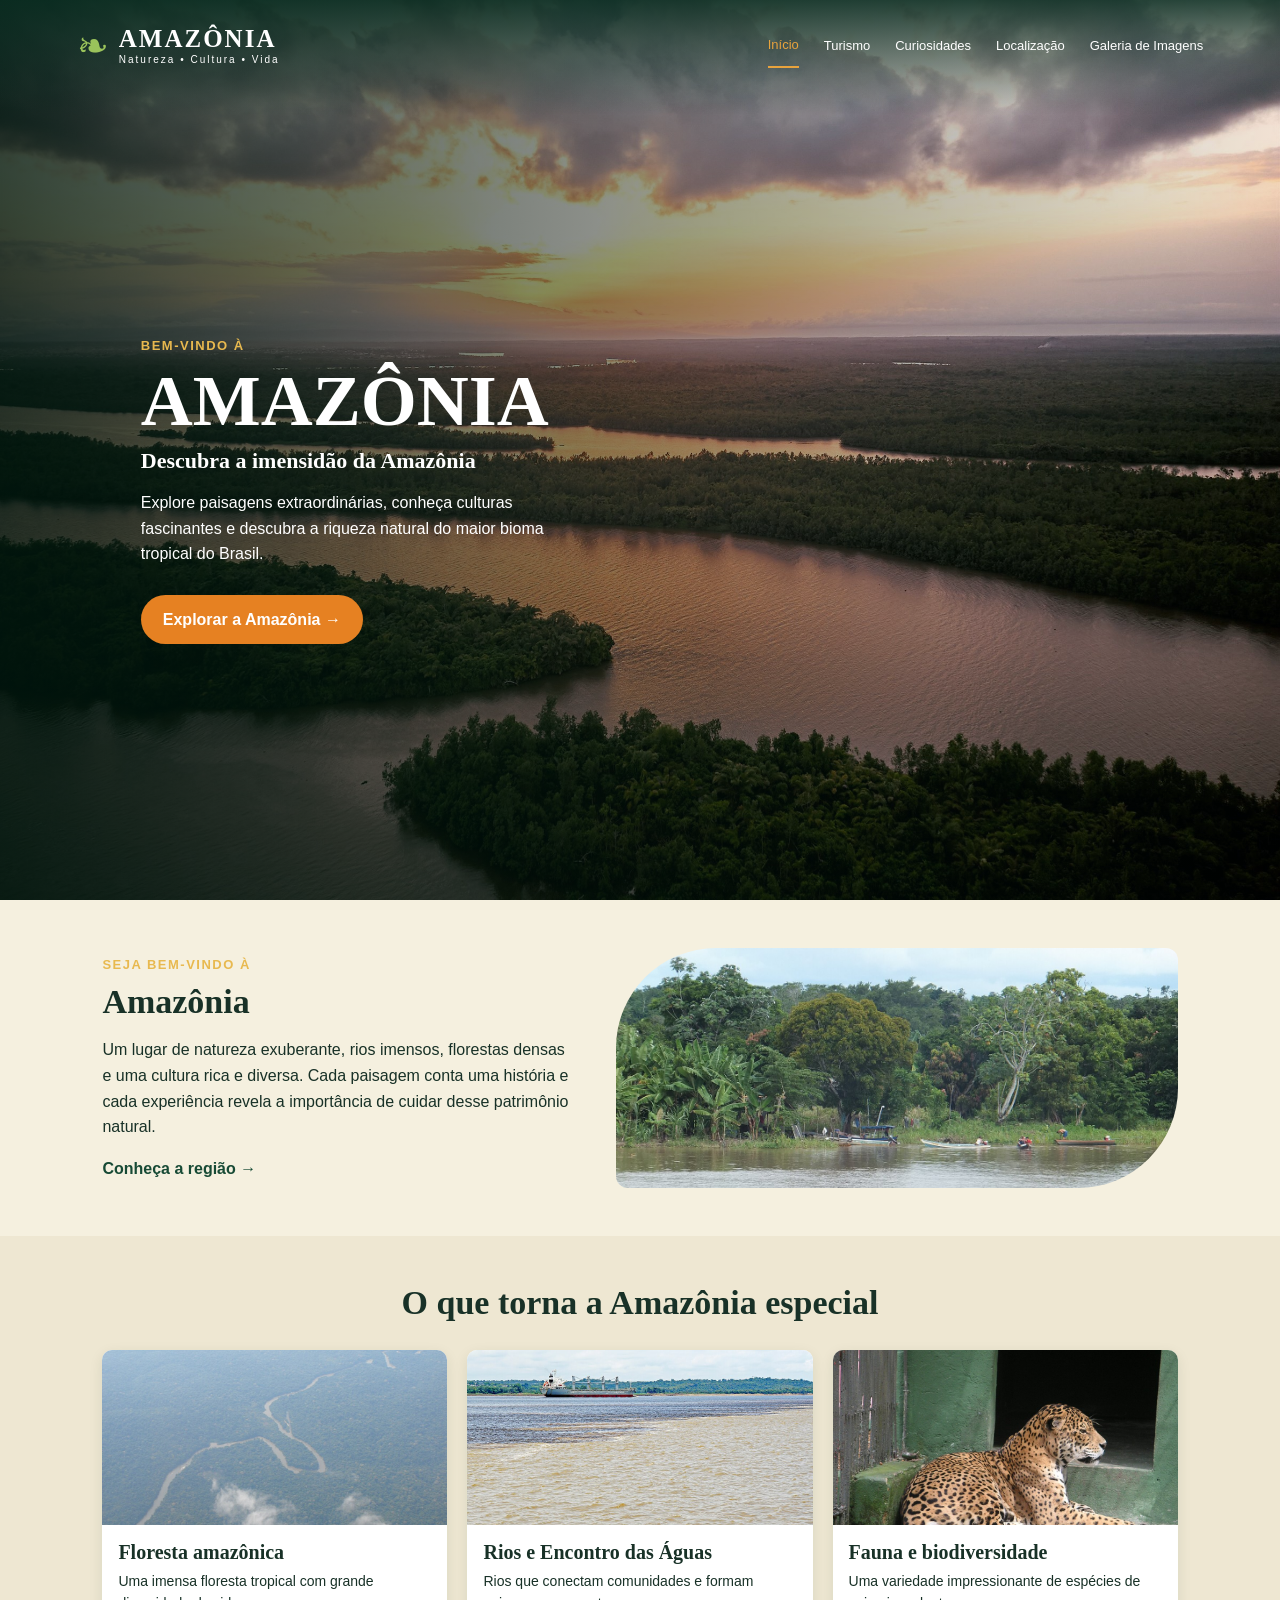
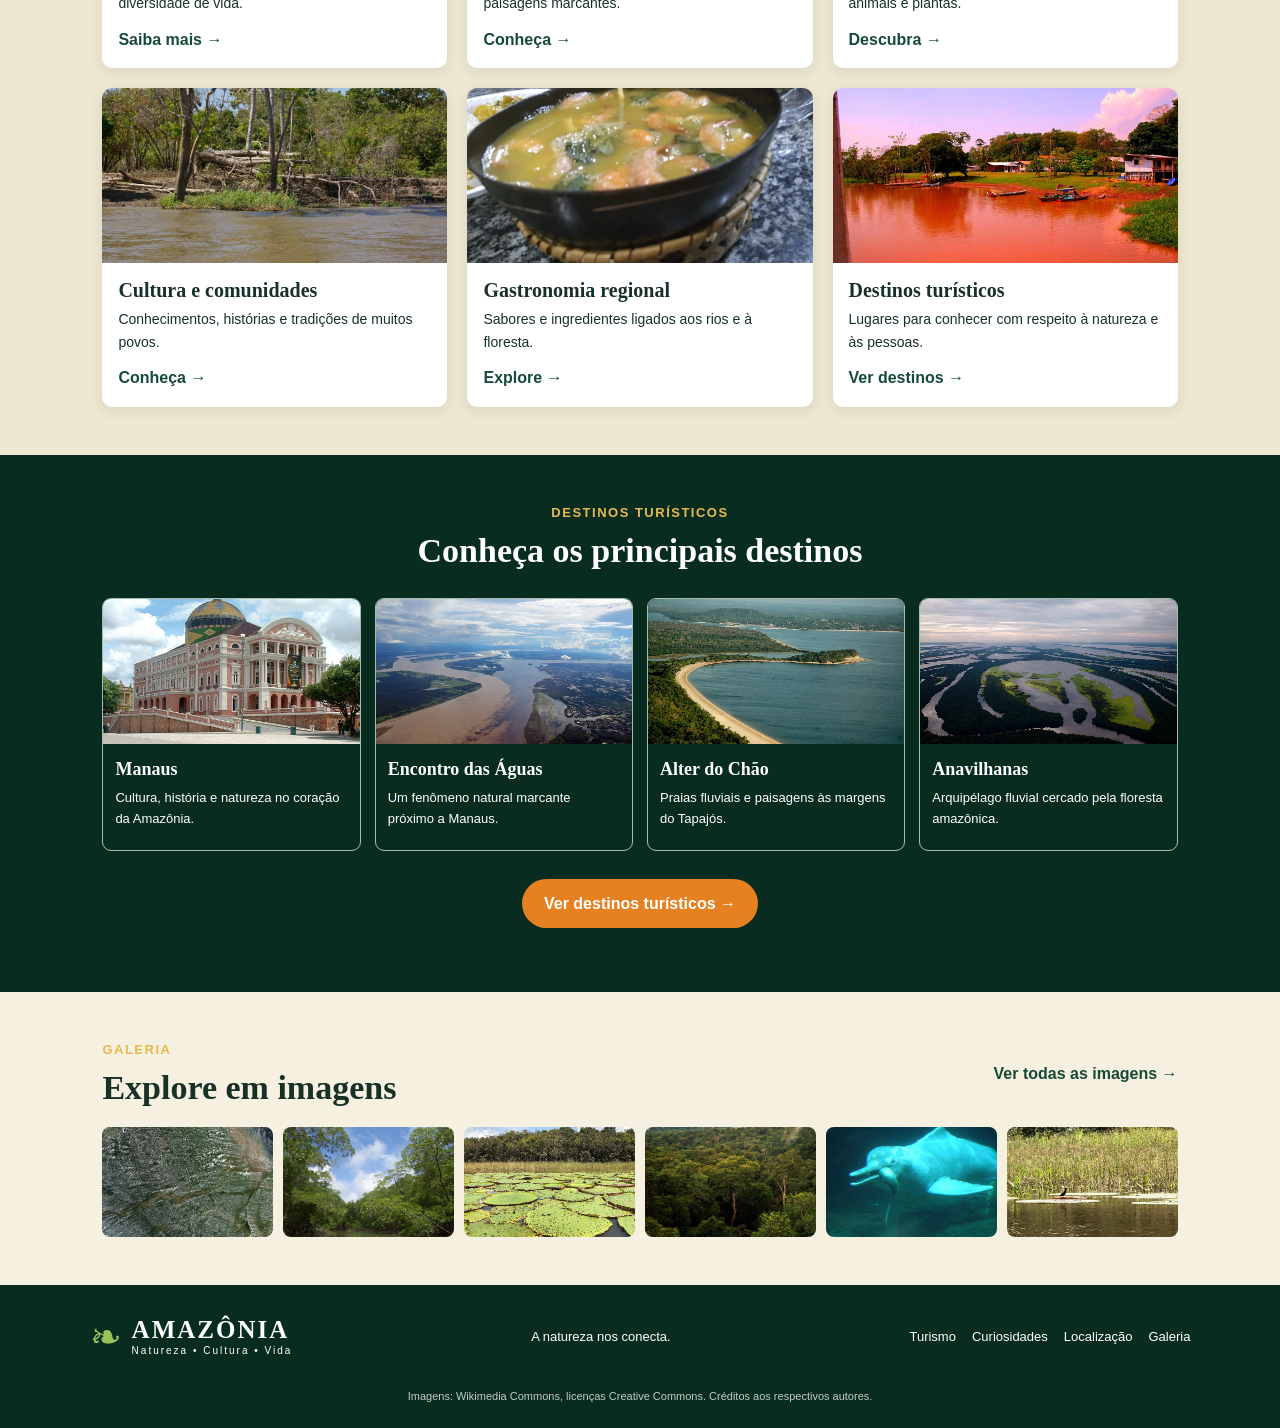
<file: index.html>
<!DOCTYPE html>
<html lang="pt-BR">
<head>
  <meta charset="UTF-8">
  <meta name="viewport" content="width=device-width, initial-scale=1.0">
  <title>Amazônia | Natureza, Cultura e Vida</title>
  <link rel="stylesheet" href="css/style.css">
</head>
<body>

  <header class="topo">
    <a class="marca" href="index.html">
      <span class="folha">❧</span>
      <span>
        <strong>AMAZÔNIA</strong>
        <small>Natureza • Cultura • Vida</small>
      </span>
    </a>
    <input type="checkbox" id="menu-toggle">
    <label class="menu-botao" for="menu-toggle" aria-label="Abrir menu">☰</label>
    <nav class="menu">
      <a class="ativo" href="index.html">Início</a>
      <a href="turismo.html">Turismo</a>
      <a href="curiosidades.html">Curiosidades</a>
      <a href="localizacao.html">Localização</a>
      <a href="galeria.html">Galeria de Imagens</a>
    </nav>
  </header>

  <main>

    <section class="hero">
      <div class="hero-texto">
        <p class="sobretitulo">BEM-VINDO À</p>
        <h1>AMAZÔNIA</h1>
        <h2>Descubra a imensidão da Amazônia</h2>
        <p>Explore paisagens extraordinárias, conheça culturas fascinantes e descubra a riqueza natural do maior bioma tropical do Brasil.</p>
        <a class="botao" href="turismo.html">Explorar a Amazônia →</a>
      </div>
    </section>

    <section class="apresentacao secao">
      <div>
        <p class="sobretitulo">SEJA BEM-VINDO À</p>
        <h2>Amazônia</h2>
        <p>Um lugar de natureza exuberante, rios imensos, florestas densas e uma cultura rica e diversa. Cada paisagem conta uma história e cada experiência revela a importância de cuidar desse patrimônio natural.</p>
        <a class="link" href="curiosidades.html">Conheça a região →</a>
      </div>
      <img src="imagens/paisagens/rio-amazonas-brasil.jpg" alt="Rio Amazonas atravessando a floresta no Brasil">
    </section>

    <section class="secao clara">
      <h2 class="titulo-centro">O que torna a Amazônia especial</h2>
      <div class="cartoes">
        <article class="cartao">
          <img src="imagens/paisagens/floresta-no-para.jpg" alt="Floresta amazônica no Pará">
          <div>
            <h3>Floresta amazônica</h3>
            <p>Uma imensa floresta tropical com grande diversidade de vida.</p>
            <a href="curiosidades.html">Saiba mais →</a>
          </div>
        </article>
        <article class="cartao">
          <img src="imagens/paisagens/encontro-das-aguas.jpg" alt="Encontro das Águas dos rios Negro e Solimões">
          <div>
            <h3>Rios e Encontro das Águas</h3>
            <p>Rios que conectam comunidades e formam paisagens marcantes.</p>
            <a href="turismo.html">Conheça →</a>
          </div>
        </article>
        <article class="cartao">
          <img src="imagens/fauna/onca-pintada-manaus.jpg" alt="Onça-pintada em Manaus">
          <div>
            <h3>Fauna e biodiversidade</h3>
            <p>Uma variedade impressionante de espécies de animais e plantas.</p>
            <a href="curiosidades.html">Descubra →</a>
          </div>
        </article>
        <article class="cartao">
          <img src="imagens/paisagens/comunidade-ribeirinha.jpg" alt="Comunidade às margens do Rio Amazonas">
          <div>
            <h3>Cultura e comunidades</h3>
            <p>Conhecimentos, histórias e tradições de muitos povos.</p>
            <a href="curiosidades.html">Conheça →</a>
          </div>
        </article>
        <article class="cartao">
          <img src="imagens/paisagens/tacaca.jpg" alt="Tacacá, prato típico da Amazônia">
          <div>
            <h3>Gastronomia regional</h3>
            <p>Sabores e ingredientes ligados aos rios e à floresta.</p>
            <a href="turismo.html">Explore →</a>
          </div>
        </article>
        <article class="cartao">
          <img src="imagens/paisagens/barco-no-rio.jpg" alt="Barco de passeio em rio da Amazônia">
          <div>
            <h3>Destinos turísticos</h3>
            <p>Lugares para conhecer com respeito à natureza e às pessoas.</p>
            <a href="turismo.html">Ver destinos →</a>
          </div>
        </article>
      </div>
    </section>

    <section class="secao destinos">
      <p class="sobretitulo">DESTINOS TURÍSTICOS</p>
      <h2 class="titulo-centro">Conheça os principais destinos</h2>
      <div class="destinos-grade">
        <article>
          <img src="imagens/paisagens/teatro-amazonas-manaus.jpg" alt="Teatro Amazonas, em Manaus">
          <h3>Manaus</h3>
          <p>Cultura, história e natureza no coração da Amazônia.</p>
        </article>
        <article>
          <img src="imagens/paisagens/encontro-das-aguas-aereo.jpg" alt="Vista aérea do Encontro das Águas dos rios Negro e Solimões">
          <h3>Encontro das Águas</h3>
          <p>Um fenômeno natural marcante próximo a Manaus.</p>
        </article>
        <article>
          <img src="imagens/paisagens/praia-alter-do-chao.jpg" alt="Praia de Alter do Chão, às margens do Rio Tapajós">
          <h3>Alter do Chão</h3>
          <p>Praias fluviais e paisagens às margens do Tapajós.</p>
        </article>
        <article>
          <img src="imagens/paisagens/anavilhanas.jpg" alt="Ilhas do arquipélago de Anavilhanas no Rio Negro">
          <h3>Anavilhanas</h3>
          <p>Arquipélago fluvial cercado pela floresta amazônica.</p>
        </article>
      </div>
      <p class="centro">
        <a class="botao" href="turismo.html">Ver destinos turísticos →</a>
      </p>
    </section>

    <section class="secao">
      <div class="linha-titulo">
        <div>
          <p class="sobretitulo">GALERIA</p>
          <h2>Explore em imagens</h2>
        </div>
        <a class="link" href="galeria.html">Ver todas as imagens →</a>
      </div>
      <div class="mini-galeria">
        <img src="imagens/paisagens/nuvens-sobre-a-floresta.jpg" alt="Nuvens da tarde sobre a Floresta Amazônica">
        <img src="imagens/paisagens/rio-na-floresta.jpg" alt="Rio no meio da Floresta Amazônica">
        <img src="imagens/flora/vitorias-regias-manaus.jpg" alt="Vitórias-régias perto de Manaus">
        <img src="imagens/flora/floresta-manaus.jpg" alt="Floresta amazônica em Manaus">
        <img src="imagens/fauna/boto-cor-de-rosa.jpg" alt="Boto-cor-de-rosa comendo um peixe">
        <img src="imagens/fauna/ave-sobre-vitorias-regias.jpg" alt="Ave sobre vitórias-régias perto de Manaus">
      </div>
    </section>

  </main>

  <footer class="rodape">
    <a class="marca" href="index.html">
      <span class="folha">❧</span>
      <span>
        <strong>AMAZÔNIA</strong>
        <small>Natureza • Cultura • Vida</small>
      </span>
    </a>
    <p>A natureza nos conecta.</p>
    <div class="rodape-links">
      <a href="turismo.html">Turismo</a>
      <a href="curiosidades.html">Curiosidades</a>
      <a href="localizacao.html">Localização</a>
      <a href="galeria.html">Galeria</a>
    </div>
    <p class="creditos">Imagens: Wikimedia Commons, licenças Creative Commons. Créditos aos respectivos autores.</p>
  </footer>

</body>
</html>
</file>
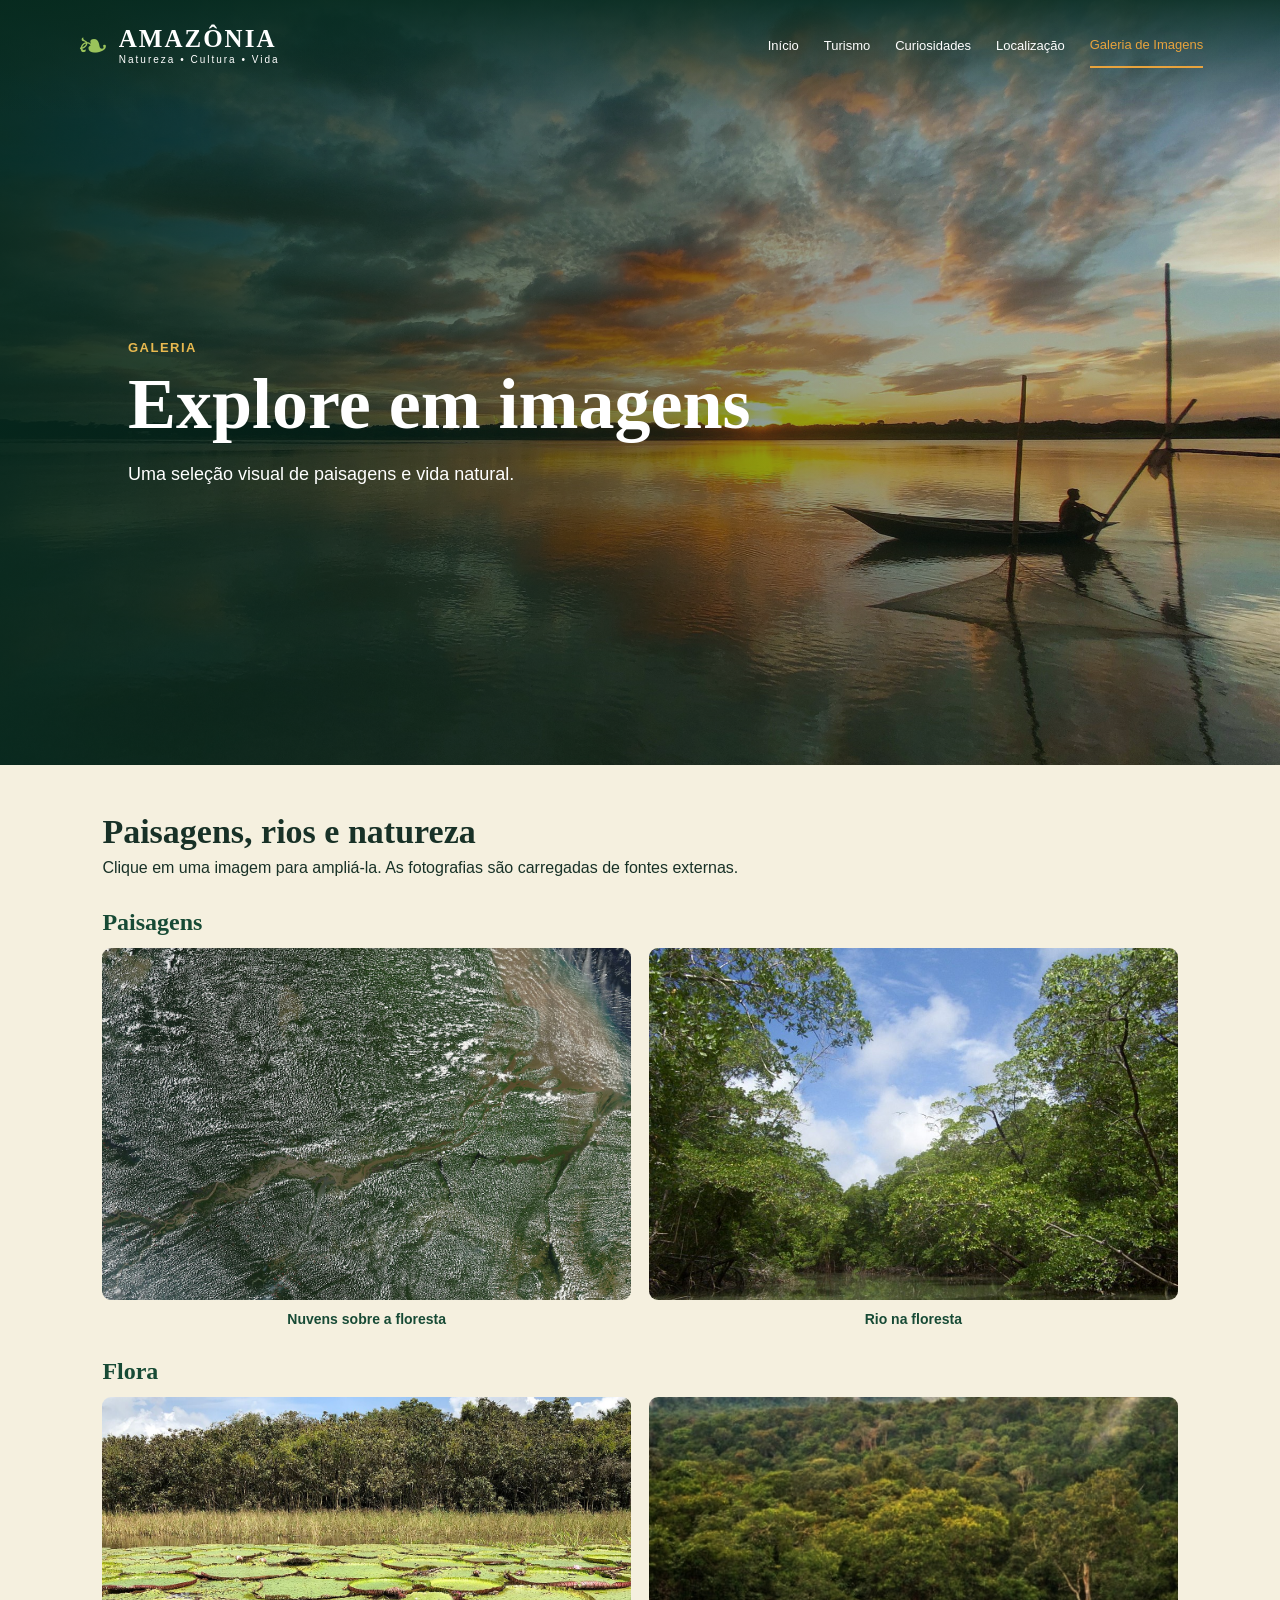
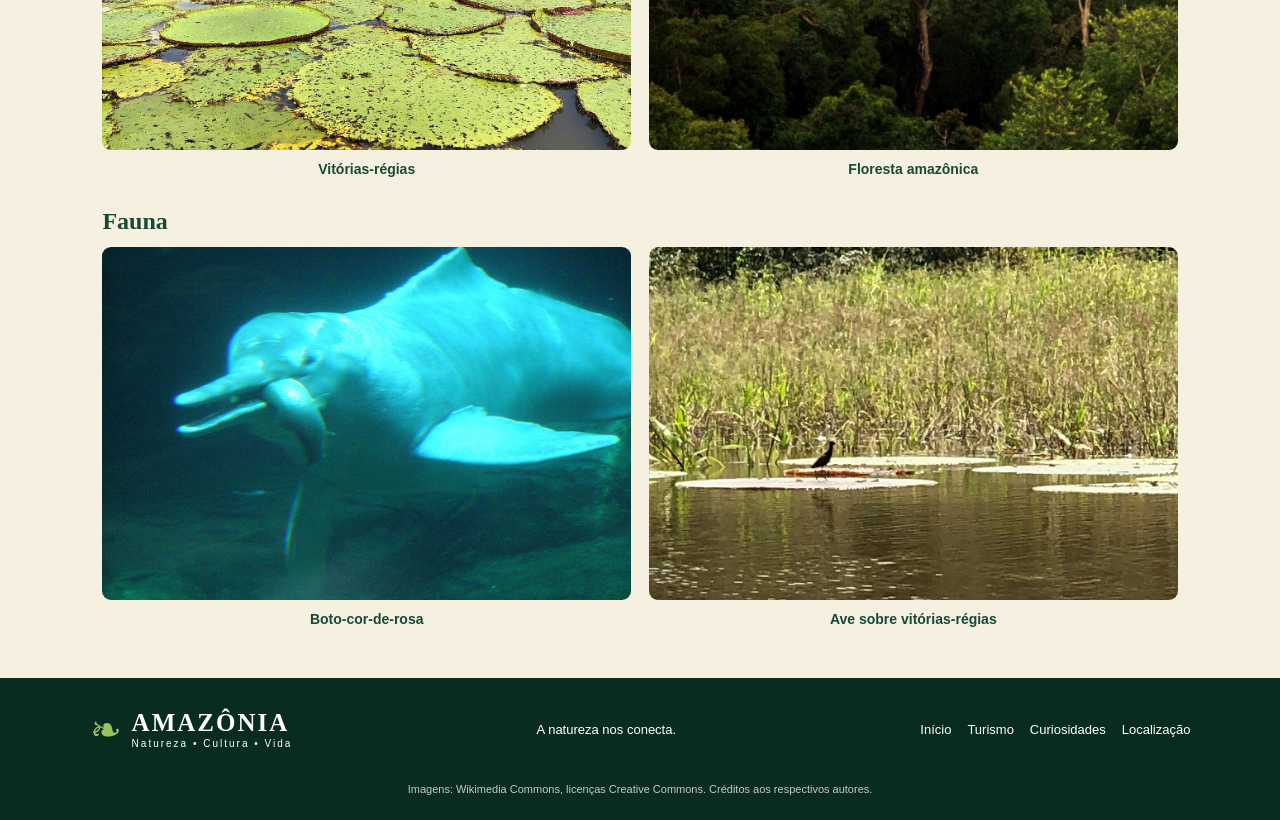
<file: galeria.html>
<!DOCTYPE html>
<html lang="pt-BR">
<head>
  <meta charset="UTF-8">
  <meta name="viewport" content="width=device-width, initial-scale=1.0">
  <title>Galeria de Imagens | Amazônia</title>
  <link rel="stylesheet" href="css/style.css">
</head>
<body>

  <header class="topo">
    <a class="marca" href="index.html">
      <span class="folha">❧</span>
      <span>
        <strong>AMAZÔNIA</strong>
        <small>Natureza • Cultura • Vida</small>
      </span>
    </a>
    <input type="checkbox" id="menu-toggle">
    <label class="menu-botao" for="menu-toggle" aria-label="Abrir menu">☰</label>
    <nav class="menu">
      <a href="index.html">Início</a>
      <a href="turismo.html">Turismo</a>
      <a href="curiosidades.html">Curiosidades</a>
      <a href="localizacao.html">Localização</a>
      <a class="ativo" href="galeria.html">Galeria de Imagens</a>
    </nav>
  </header>

  <main>

    <section class="pagina-hero galeria-hero">
      <div>
        <p class="sobretitulo">GALERIA</p>
        <h1>Explore em imagens</h1>
        <p>Uma seleção visual de paisagens e vida natural.</p>
      </div>
    </section>

    <section class="secao">
      <h2>Paisagens, rios e natureza</h2>
      <p class="introducao">Clique em uma imagem para ampliá-la. As fotografias são carregadas de fontes externas.</p>
      <!-- PAISAGENS -->
      <div class="galeria-bloco">
        <h3>Paisagens</h3>
        <div class="galeria-grade">
          <figure>
            <a href="#foto1">
              <img src="imagens/paisagens/nuvens-sobre-a-floresta.jpg" alt="Nuvens da tarde sobre a Floresta Amazônica">
            </a>
            <figcaption>Nuvens sobre a floresta</figcaption>
          </figure>
          <figure>
            <a href="#foto2">
              <img src="imagens/paisagens/rio-na-floresta.jpg" alt="Rio no meio da Floresta Amazônica">
            </a>
            <figcaption>Rio na floresta</figcaption>
          </figure>
        </div>
      </div>

      <!-- FLORA -->
      <div class="galeria-bloco">
        <h3>Flora</h3>
        <div class="galeria-grade">
          <figure>
            <a href="#foto3">
              <img src="imagens/flora/vitorias-regias-manaus.jpg" alt="Vitórias-régias perto de Manaus">
            </a>
            <figcaption>Vitórias-régias</figcaption>
          </figure>
          <figure>
            <a href="#foto4">
              <img src="imagens/flora/floresta-manaus.jpg" alt="Floresta amazônica em Manaus">
            </a>
            <figcaption>Floresta amazônica</figcaption>
          </figure>
        </div>
      </div>

      <!-- FAUNA -->
      <div class="galeria-bloco">
        <h3>Fauna</h3>
        <div class="galeria-grade">
          <figure>
            <a href="#foto5">
              <img src="imagens/fauna/boto-cor-de-rosa.jpg" alt="Boto-cor-de-rosa comendo um peixe">
            </a>
            <figcaption>Boto-cor-de-rosa</figcaption>
          </figure>
          <figure>
            <a href="#foto6">
              <img src="imagens/fauna/ave-sobre-vitorias-regias.jpg" alt="Ave sobre vitórias-régias perto de Manaus">
            </a>
            <figcaption>Ave sobre vitórias-régias</figcaption>
          </figure>
        </div>
      </div>
    </section>

  </main>

  <!-- PAISAGENS -->
  <div class="lightbox" id="foto1" role="dialog" aria-label="Imagem ampliada">
    <a class="lightbox-fundo" href="#" aria-label="Fechar imagem"></a>
    <a class="fechar" href="#" aria-label="Fechar imagem">×</a>
    <img src="imagens/paisagens/nuvens-sobre-a-floresta.jpg" alt="Nuvens da tarde sobre a Floresta Amazônica">
  </div>

  <div class="lightbox" id="foto2" role="dialog" aria-label="Imagem ampliada">
    <a class="lightbox-fundo" href="#" aria-label="Fechar imagem"></a>
    <a class="fechar" href="#" aria-label="Fechar imagem">×</a>
    <img src="imagens/paisagens/rio-na-floresta.jpg" alt="Rio no meio da Floresta Amazônica">
  </div>

  <!-- FLORA -->
  <div class="lightbox" id="foto3" role="dialog" aria-label="Imagem ampliada">
    <a class="lightbox-fundo" href="#" aria-label="Fechar imagem"></a>
    <a class="fechar" href="#" aria-label="Fechar imagem">×</a>
    <img src="imagens/flora/vitorias-regias-manaus.jpg" alt="Vitórias-régias perto de Manaus">
  </div>

  <div class="lightbox" id="foto4" role="dialog" aria-label="Imagem ampliada">
    <a class="lightbox-fundo" href="#" aria-label="Fechar imagem"></a>
    <a class="fechar" href="#" aria-label="Fechar imagem">×</a>
    <img src="imagens/flora/floresta-manaus.jpg" alt="Floresta amazônica em Manaus">
  </div>

  <!-- FAUNA -->
  <div class="lightbox" id="foto5" role="dialog" aria-label="Imagem ampliada">
    <a class="lightbox-fundo" href="#" aria-label="Fechar imagem"></a>
    <a class="fechar" href="#" aria-label="Fechar imagem">×</a>
    <img src="imagens/fauna/boto-cor-de-rosa.jpg" alt="Boto-cor-de-rosa comendo um peixe">
  </div>

  <div class="lightbox" id="foto6" role="dialog" aria-label="Imagem ampliada">
    <a class="lightbox-fundo" href="#" aria-label="Fechar imagem"></a>
    <a class="fechar" href="#" aria-label="Fechar imagem">×</a>
    <img src="imagens/fauna/ave-sobre-vitorias-regias.jpg" alt="Ave sobre vitórias-régias perto de Manaus">
  </div>
  <footer class="rodape">
    <a class="marca" href="index.html">
      <span class="folha">❧</span>
      <span>
        <strong>AMAZÔNIA</strong>
        <small>Natureza • Cultura • Vida</small>
      </span>
    </a>
    <p>A natureza nos conecta.</p>
    <div class="rodape-links">
      <a href="index.html">Início</a>
      <a href="turismo.html">Turismo</a>
      <a href="curiosidades.html">Curiosidades</a>
      <a href="localizacao.html">Localização</a>
    </div>
    <p class="creditos">Imagens: Wikimedia Commons, licenças Creative Commons. Créditos aos respectivos autores.</p>
  </footer>

</body>
</html>
</file>
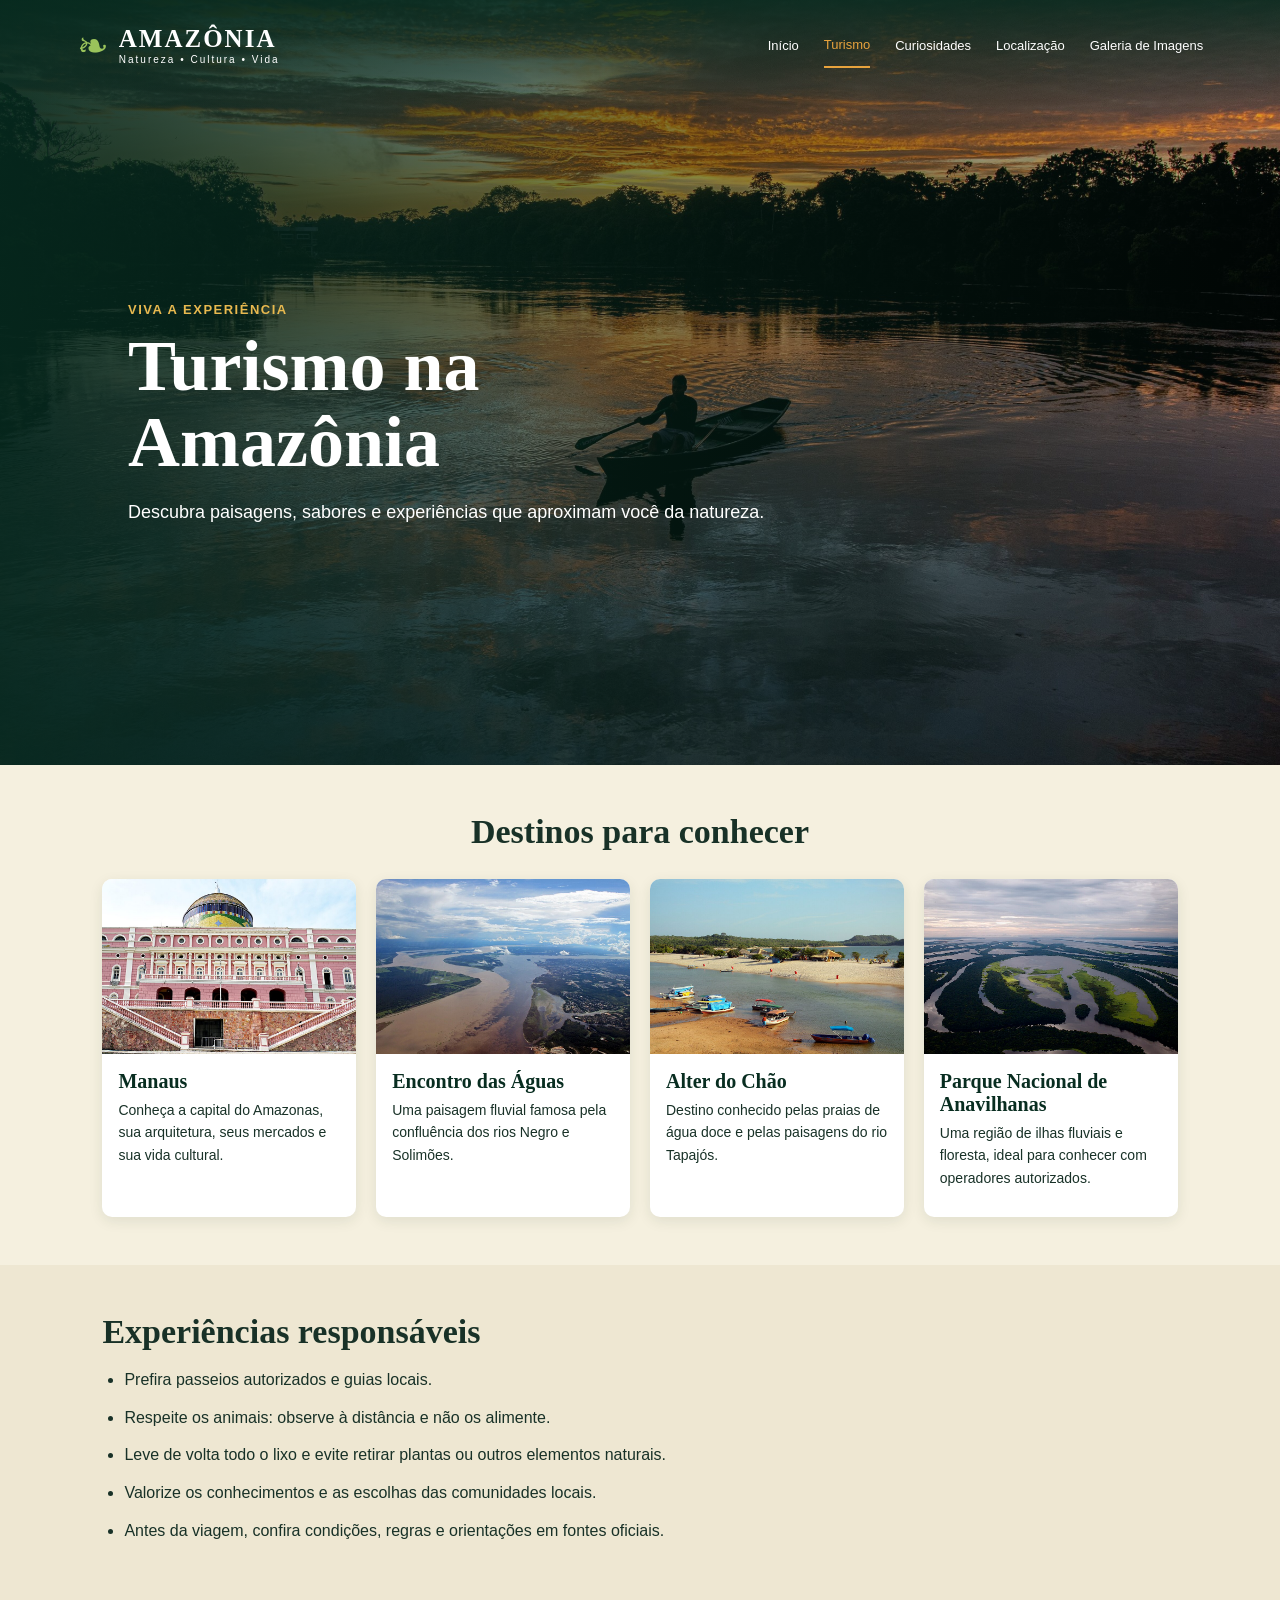
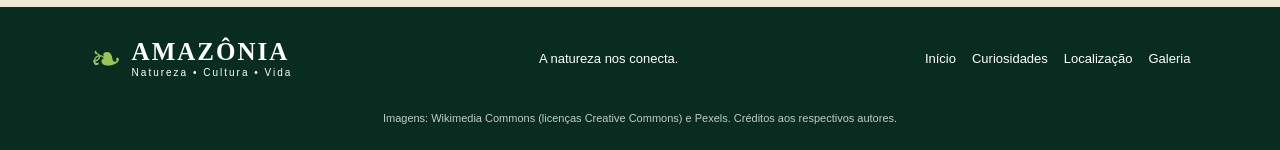
<file: turismo.html>
<!DOCTYPE html>
<html lang="pt-BR">
<head>
  <meta charset="UTF-8">
  <meta name="viewport" content="width=device-width, initial-scale=1.0">
  <title>Turismo | Amazônia</title>
  <link rel="stylesheet" href="css/style.css">
</head>
<body>

  <header class="topo">
    <a class="marca" href="index.html">
      <span class="folha">❧</span>
      <span>
        <strong>AMAZÔNIA</strong>
        <small>Natureza • Cultura • Vida</small>
      </span>
    </a>
    <input type="checkbox" id="menu-toggle">
    <label class="menu-botao" for="menu-toggle" aria-label="Abrir menu">☰</label>
    <nav class="menu">
      <a href="index.html">Início</a>
      <a class="ativo" href="turismo.html">Turismo</a>
      <a href="curiosidades.html">Curiosidades</a>
      <a href="localizacao.html">Localização</a>
      <a href="galeria.html">Galeria de Imagens</a>
    </nav>
  </header>

  <main>

    <section class="pagina-hero turismo-hero">
      <div>
        <p class="sobretitulo">VIVA A EXPERIÊNCIA</p>
        <h1>Turismo na Amazônia</h1>
        <p>Descubra paisagens, sabores e experiências que aproximam você da natureza.</p>
      </div>
    </section>

    <section class="secao" id="destinos">
      <h2 class="titulo-centro">Destinos para conhecer</h2>
      <div class="cartoes cartoes-destinos">
        <article class="cartao">
          <a class="cartao-foto" href="#galeria-manaus" aria-label="Ver 5 fotos de Manaus">
            <img src="imagens/paisagens/teatro-amazonas.jpg" alt="Teatro Amazonas, em Manaus">
          </a>
          <div>
            <h3><a href="#galeria-manaus">Manaus</a></h3>
            <p>Conheça a capital do Amazonas, sua arquitetura, seus mercados e sua vida cultural.</p>
          </div>
        </article>
        <article class="cartao">
          <a class="cartao-foto" href="#galeria-encontro" aria-label="Ver 5 fotos do Encontro das Águas">
            <img src="imagens/paisagens/encontro-das-aguas-aereo.jpg" alt="Vista aérea do Encontro das Águas, perto de Manaus">
          </a>
          <div>
            <h3><a href="#galeria-encontro">Encontro das Águas</a></h3>
            <p>Uma paisagem fluvial famosa pela confluência dos rios Negro e Solimões.</p>
          </div>
        </article>
        <article class="cartao">
          <a class="cartao-foto" href="#galeria-alter" aria-label="Ver 5 fotos de Alter do Chão">
            <img src="imagens/paisagens/alter-do-chao.jpg" alt="Ilha do Amor, em Alter do Chão">
          </a>
          <div>
            <h3><a href="#galeria-alter">Alter do Chão</a></h3>
            <p>Destino conhecido pelas praias de água doce e pelas paisagens do rio Tapajós.</p>
          </div>
        </article>
        <article class="cartao">
          <a class="cartao-foto" href="#galeria-anavilhanas" aria-label="Ver 5 fotos do Parque Nacional de Anavilhanas">
            <img src="imagens/paisagens/anavilhanas.jpg" alt="Ilhas do arquipélago de Anavilhanas no Rio Negro">
          </a>
          <div>
            <h3><a href="#galeria-anavilhanas">Parque Nacional de Anavilhanas</a></h3>
            <p>Uma região de ilhas fluviais e floresta, ideal para conhecer com operadores autorizados.</p>
          </div>
        </article>
      </div>

      <!-- ===== GALERIA: MANAUS ===== -->
      <div class="galeria-modal" id="galeria-manaus" role="dialog" aria-modal="true" aria-labelledby="titulo-galeria-manaus">
        <a class="galeria-fundo" href="#destinos" aria-label="Fechar galeria"></a>
        <div class="galeria-caixa">
          <div class="galeria-topo">
            <h3 id="titulo-galeria-manaus">Manaus</h3>
            <a class="galeria-fechar" href="#destinos" aria-label="Fechar galeria">×</a>
          </div>

          <input class="galeria-radio" type="radio" name="galeria-manaus" id="manaus-1" checked aria-label="Foto 1">
          <input class="galeria-radio" type="radio" name="galeria-manaus" id="manaus-2" aria-label="Foto 2">
          <input class="galeria-radio" type="radio" name="galeria-manaus" id="manaus-3" aria-label="Foto 3">
          <input class="galeria-radio" type="radio" name="galeria-manaus" id="manaus-4" aria-label="Foto 4">
          <input class="galeria-radio" type="radio" name="galeria-manaus" id="manaus-5" aria-label="Foto 5">

          <div class="galeria-slides">
            <figure class="galeria-slide">
              <img src="https://images.pexels.com/photos/17291233/pexels-photo-17291233.jpeg?auto=compress&cs=tinysrgb&w=1600" alt="Vista aérea do Teatro Amazonas ao amanhecer, com a cúpula colorida e o centro de Manaus ao fundo" loading="lazy">
              <label class="galeria-seta galeria-anterior" for="manaus-5" aria-label="Foto anterior">‹</label>
              <label class="galeria-seta galeria-proxima" for="manaus-2" aria-label="Próxima foto">›</label>
              <figcaption><span class="galeria-contador">1 / 5</span> <a href="https://www.pexels.com/photo/amazon-theatre-in-manaus-17291233/" target="_blank" rel="noopener">Foto: K / Pexels</a></figcaption>
            </figure>
            <figure class="galeria-slide">
              <img src="https://images.pexels.com/photos/17291235/pexels-photo-17291235.jpeg?auto=compress&cs=tinysrgb&w=1600" alt="Fachada rosa do Teatro Amazonas vista do alto, com o rio Negro no horizonte" loading="lazy">
              <label class="galeria-seta galeria-anterior" for="manaus-1" aria-label="Foto anterior">‹</label>
              <label class="galeria-seta galeria-proxima" for="manaus-3" aria-label="Próxima foto">›</label>
              <figcaption><span class="galeria-contador">2 / 5</span> <a href="https://www.pexels.com/photo/old-historic-building-with-dome-on-city-square-17291235/" target="_blank" rel="noopener">Foto: K / Pexels</a></figcaption>
            </figure>
            <figure class="galeria-slide">
              <img src="https://images.pexels.com/photos/17291237/pexels-photo-17291237.jpeg?auto=compress&cs=tinysrgb&w=1600" alt="Vista aérea do centro de Manaus, com o Teatro Amazonas entre prédios e casas" loading="lazy">
              <label class="galeria-seta galeria-anterior" for="manaus-2" aria-label="Foto anterior">‹</label>
              <label class="galeria-seta galeria-proxima" for="manaus-4" aria-label="Próxima foto">›</label>
              <figcaption><span class="galeria-contador">3 / 5</span> <a href="https://www.pexels.com/photo/cityscape-of-manaus-in-brazil-17291237/" target="_blank" rel="noopener">Foto: K / Pexels</a></figcaption>
            </figure>
            <figure class="galeria-slide">
              <img src="https://images.pexels.com/photos/17291238/pexels-photo-17291238.jpeg?auto=compress&cs=tinysrgb&w=1600" alt="Centro histórico de Manaus à beira do rio Negro, com a Ponte Rio Negro ao fundo" loading="lazy">
              <label class="galeria-seta galeria-anterior" for="manaus-3" aria-label="Foto anterior">‹</label>
              <label class="galeria-seta galeria-proxima" for="manaus-5" aria-label="Próxima foto">›</label>
              <figcaption><span class="galeria-contador">4 / 5</span> <a href="https://www.pexels.com/photo/bridge-over-river-in-manaus-17291238/" target="_blank" rel="noopener">Foto: K / Pexels</a></figcaption>
            </figure>
            <figure class="galeria-slide">
              <img src="https://images.pexels.com/photos/17291269/pexels-photo-17291269.jpeg?auto=compress&cs=tinysrgb&w=1600" alt="Panorama aéreo de Manaus com o bairro São Raimundo, um igarapé e o rio Negro à direita" loading="lazy">
              <label class="galeria-seta galeria-anterior" for="manaus-4" aria-label="Foto anterior">‹</label>
              <label class="galeria-seta galeria-proxima" for="manaus-1" aria-label="Próxima foto">›</label>
              <figcaption><span class="galeria-contador">5 / 5</span> <a href="https://www.pexels.com/photo/river-estuary-in-city-on-sea-coast-17291269/" target="_blank" rel="noopener">Foto: K / Pexels</a></figcaption>
            </figure>
          </div>

          <div class="galeria-miniaturas">
            <label for="manaus-1"><img src="https://images.pexels.com/photos/17291233/pexels-photo-17291233.jpeg?auto=compress&cs=tinysrgb&w=300" alt="Miniatura: Teatro Amazonas ao amanhecer" loading="lazy"></label>
            <label for="manaus-2"><img src="https://images.pexels.com/photos/17291235/pexels-photo-17291235.jpeg?auto=compress&cs=tinysrgb&w=300" alt="Miniatura: fachada do Teatro Amazonas" loading="lazy"></label>
            <label for="manaus-3"><img src="https://images.pexels.com/photos/17291237/pexels-photo-17291237.jpeg?auto=compress&cs=tinysrgb&w=300" alt="Miniatura: centro de Manaus visto do alto" loading="lazy"></label>
            <label for="manaus-4"><img src="https://images.pexels.com/photos/17291238/pexels-photo-17291238.jpeg?auto=compress&cs=tinysrgb&w=300" alt="Miniatura: Manaus e a Ponte Rio Negro" loading="lazy"></label>
            <label for="manaus-5"><img src="https://images.pexels.com/photos/17291269/pexels-photo-17291269.jpeg?auto=compress&cs=tinysrgb&w=300" alt="Miniatura: panorama aéreo de Manaus" loading="lazy"></label>
          </div>
        </div>
      </div>

      <!-- ===== GALERIA: ENCONTRO DAS ÁGUAS ===== -->
      <div class="galeria-modal" id="galeria-encontro" role="dialog" aria-modal="true" aria-labelledby="titulo-galeria-encontro">
        <a class="galeria-fundo" href="#destinos" aria-label="Fechar galeria"></a>
        <div class="galeria-caixa">
          <div class="galeria-topo">
            <h3 id="titulo-galeria-encontro">Encontro das Águas</h3>
            <a class="galeria-fechar" href="#destinos" aria-label="Fechar galeria">×</a>
          </div>

          <input class="galeria-radio" type="radio" name="galeria-encontro" id="encontro-1" checked aria-label="Foto 1">
          <input class="galeria-radio" type="radio" name="galeria-encontro" id="encontro-2" aria-label="Foto 2">
          <input class="galeria-radio" type="radio" name="galeria-encontro" id="encontro-3" aria-label="Foto 3">
          <input class="galeria-radio" type="radio" name="galeria-encontro" id="encontro-4" aria-label="Foto 4">
          <input class="galeria-radio" type="radio" name="galeria-encontro" id="encontro-5" aria-label="Foto 5">

          <div class="galeria-slides">
            <figure class="galeria-slide">
              <img src="https://thumb.wikimedia.org/wikipedia/commons/thumb/8/84/Encontro_das_%C3%81guas_-_Manaus.jpg/1280px-Encontro_das_%C3%81guas_-_Manaus.jpg" alt="Vista aérea do Encontro das Águas: o rio Negro, escuro, e o Solimões, barrento, correm lado a lado sem se misturar" loading="lazy">
              <label class="galeria-seta galeria-anterior" for="encontro-5" aria-label="Foto anterior">‹</label>
              <label class="galeria-seta galeria-proxima" for="encontro-2" aria-label="Próxima foto">›</label>
              <figcaption><span class="galeria-contador">1 / 5</span> <a href="https://commons.wikimedia.org/wiki/File:Encontro_das_%C3%81guas_-_Manaus.jpg" target="_blank" rel="noopener">Foto: Portal da Copa / Wikimedia Commons (CC BY 3.0 BR)</a></figcaption>
            </figure>
            <figure class="galeria-slide">
              <img src="https://thumb.wikimedia.org/wikipedia/commons/thumb/a/aa/Meeting_of_waters_from_the_air_manaus_brazil.JPG/1280px-Meeting_of_waters_from_the_air_manaus_brazil.JPG" alt="Encontro das Águas visto do avião, com as águas escura e barrenta lado a lado e a floresta nas margens" loading="lazy">
              <label class="galeria-seta galeria-anterior" for="encontro-1" aria-label="Foto anterior">‹</label>
              <label class="galeria-seta galeria-proxima" for="encontro-3" aria-label="Próxima foto">›</label>
              <figcaption><span class="galeria-contador">2 / 5</span> <a href="https://commons.wikimedia.org/wiki/File:Meeting_of_waters_from_the_air_manaus_brazil.JPG" target="_blank" rel="noopener">Foto: Immelman284 / Wikimedia Commons (CC BY-SA 3.0)</a></figcaption>
            </figure>
            <figure class="galeria-slide">
              <img src="https://thumb.wikimedia.org/wikipedia/commons/thumb/1/1e/Brazil-00288_-_Meeting_of_Waters_%2848962057606%29.jpg/1280px-Brazil-00288_-_Meeting_of_Waters_%2848962057606%29.jpg" alt="Linha nítida na superfície do rio separando a água escura do rio Negro da água clara do Solimões" loading="lazy">
              <label class="galeria-seta galeria-anterior" for="encontro-2" aria-label="Foto anterior">‹</label>
              <label class="galeria-seta galeria-proxima" for="encontro-4" aria-label="Próxima foto">›</label>
              <figcaption><span class="galeria-contador">3 / 5</span> <a href="https://commons.wikimedia.org/wiki/File:Brazil-00288_-_Meeting_of_Waters_(48962057606).jpg" target="_blank" rel="noopener">Foto: Dennis G. Jarvis / Wikimedia Commons (CC BY-SA 2.0)</a></figcaption>
            </figure>
            <figure class="galeria-slide">
              <img src="https://thumb.wikimedia.org/wikipedia/commons/thumb/7/7b/Meeting_of_Waters_%28Manaus%29.jpg/1280px-Meeting_of_Waters_%28Manaus%29.jpg" alt="Barco de passeio com turistas no ponto onde a água escura do rio Negro encontra a água barrenta do Solimões" loading="lazy">
              <label class="galeria-seta galeria-anterior" for="encontro-3" aria-label="Foto anterior">‹</label>
              <label class="galeria-seta galeria-proxima" for="encontro-5" aria-label="Próxima foto">›</label>
              <figcaption><span class="galeria-contador">4 / 5</span> <a href="https://commons.wikimedia.org/wiki/File:Meeting_of_Waters_(Manaus).jpg" target="_blank" rel="noopener">Foto: Ana Claudia Jatahy – MTUR / Wikimedia Commons (CC0)</a></figcaption>
            </figure>
            <figure class="galeria-slide">
              <img src="https://thumb.wikimedia.org/wikipedia/commons/thumb/f/f3/Cargo_ferry_transporting_cars_passing_by_the_Meeting_of_the_Waters%2C_Manaus%2C_Brazil_1.jpg/1280px-Cargo_ferry_transporting_cars_passing_by_the_Meeting_of_the_Waters%2C_Manaus%2C_Brazil_1.jpg" alt="Balsa de carga atravessando o Encontro das Águas, perto de Manaus" loading="lazy">
              <label class="galeria-seta galeria-anterior" for="encontro-4" aria-label="Foto anterior">‹</label>
              <label class="galeria-seta galeria-proxima" for="encontro-1" aria-label="Próxima foto">›</label>
              <figcaption><span class="galeria-contador">5 / 5</span> <a href="https://commons.wikimedia.org/wiki/File:Cargo_ferry_transporting_cars_passing_by_the_Meeting_of_the_Waters,_Manaus,_Brazil_1.jpg" target="_blank" rel="noopener">Foto: Ridiculopathy / Wikimedia Commons (CC0)</a></figcaption>
            </figure>
          </div>

          <div class="galeria-miniaturas">
            <label for="encontro-1"><img src="https://thumb.wikimedia.org/wikipedia/commons/thumb/8/84/Encontro_das_%C3%81guas_-_Manaus.jpg/330px-Encontro_das_%C3%81guas_-_Manaus.jpg" alt="Miniatura: vista aérea do Encontro das Águas" loading="lazy"></label>
            <label for="encontro-2"><img src="https://thumb.wikimedia.org/wikipedia/commons/thumb/a/aa/Meeting_of_waters_from_the_air_manaus_brazil.JPG/330px-Meeting_of_waters_from_the_air_manaus_brazil.JPG" alt="Miniatura: Encontro das Águas visto do avião" loading="lazy"></label>
            <label for="encontro-3"><img src="https://thumb.wikimedia.org/wikipedia/commons/thumb/1/1e/Brazil-00288_-_Meeting_of_Waters_%2848962057606%29.jpg/330px-Brazil-00288_-_Meeting_of_Waters_%2848962057606%29.jpg" alt="Miniatura: linha entre as duas águas" loading="lazy"></label>
            <label for="encontro-4"><img src="https://thumb.wikimedia.org/wikipedia/commons/thumb/7/7b/Meeting_of_Waters_%28Manaus%29.jpg/330px-Meeting_of_Waters_%28Manaus%29.jpg" alt="Miniatura: barco de passeio no Encontro das Águas" loading="lazy"></label>
            <label for="encontro-5"><img src="https://thumb.wikimedia.org/wikipedia/commons/thumb/f/f3/Cargo_ferry_transporting_cars_passing_by_the_Meeting_of_the_Waters%2C_Manaus%2C_Brazil_1.jpg/330px-Cargo_ferry_transporting_cars_passing_by_the_Meeting_of_the_Waters%2C_Manaus%2C_Brazil_1.jpg" alt="Miniatura: balsa no Encontro das Águas" loading="lazy"></label>
          </div>
        </div>
      </div>

      <!-- ===== GALERIA: ALTER DO CHÃO ===== -->
      <div class="galeria-modal" id="galeria-alter" role="dialog" aria-modal="true" aria-labelledby="titulo-galeria-alter">
        <a class="galeria-fundo" href="#destinos" aria-label="Fechar galeria"></a>
        <div class="galeria-caixa">
          <div class="galeria-topo">
            <h3 id="titulo-galeria-alter">Alter do Chão</h3>
            <a class="galeria-fechar" href="#destinos" aria-label="Fechar galeria">×</a>
          </div>

          <input class="galeria-radio" type="radio" name="galeria-alter" id="alter-1" checked aria-label="Foto 1">
          <input class="galeria-radio" type="radio" name="galeria-alter" id="alter-2" aria-label="Foto 2">
          <input class="galeria-radio" type="radio" name="galeria-alter" id="alter-3" aria-label="Foto 3">
          <input class="galeria-radio" type="radio" name="galeria-alter" id="alter-4" aria-label="Foto 4">
          <input class="galeria-radio" type="radio" name="galeria-alter" id="alter-5" aria-label="Foto 5">

          <div class="galeria-slides">
            <figure class="galeria-slide">
              <img src="https://thumb.wikimedia.org/wikipedia/commons/thumb/9/98/Ilha_do_Amor%2C_%C3%81lter_do_Ch%C3%A3o.JPG/1280px-Ilha_do_Amor%2C_%C3%81lter_do_Ch%C3%A3o.JPG" alt="Ilha do Amor, faixa de areia branca no rio Tapajós, com barcos ancorados em frente" loading="lazy">
              <label class="galeria-seta galeria-anterior" for="alter-5" aria-label="Foto anterior">‹</label>
              <label class="galeria-seta galeria-proxima" for="alter-2" aria-label="Próxima foto">›</label>
              <figcaption><span class="galeria-contador">1 / 5</span> <a href="https://commons.wikimedia.org/wiki/File:Ilha_do_Amor,_%C3%81lter_do_Ch%C3%A3o.JPG" target="_blank" rel="noopener">Foto: Lais Castro / Wikimedia Commons (CC BY-SA 4.0)</a></figcaption>
            </figure>
            <figure class="galeria-slide">
              <img src="https://thumb.wikimedia.org/wikipedia/commons/thumb/0/0b/Alter_do_ch%C3%A3o%2C_Santar%C3%A9m_%2823311400635%29.jpg/1280px-Alter_do_ch%C3%A3o%2C_Santar%C3%A9m_%2823311400635%29.jpg" alt="Banco de areia da Ilha do Amor no rio Tapajós, com a serra da Piraoca ao fundo" loading="lazy">
              <label class="galeria-seta galeria-anterior" for="alter-1" aria-label="Foto anterior">‹</label>
              <label class="galeria-seta galeria-proxima" for="alter-3" aria-label="Próxima foto">›</label>
              <figcaption><span class="galeria-contador">2 / 5</span> <a href="https://commons.wikimedia.org/wiki/File:Alter_do_ch%C3%A3o,_Santar%C3%A9m_(23311400635).jpg" target="_blank" rel="noopener">Foto: Espaço São José Liberto / Wikimedia Commons (CC BY 2.0)</a></figcaption>
            </figure>
            <figure class="galeria-slide">
              <img src="https://thumb.wikimedia.org/wikipedia/commons/thumb/4/45/Alter_do_Ch%C3%A3o_487a.jpg/1280px-Alter_do_Ch%C3%A3o_487a.jpg" alt="Praia de água doce em Alter do Chão, com barcos coloridos parados na areia" loading="lazy">
              <label class="galeria-seta galeria-anterior" for="alter-2" aria-label="Foto anterior">‹</label>
              <label class="galeria-seta galeria-proxima" for="alter-4" aria-label="Próxima foto">›</label>
              <figcaption><span class="galeria-contador">3 / 5</span> <a href="https://commons.wikimedia.org/wiki/File:Alter_do_Ch%C3%A3o_487a.jpg" target="_blank" rel="noopener">Foto: idobi / Wikimedia Commons (CC BY-SA 3.0)</a></figcaption>
            </figure>
            <figure class="galeria-slide">
              <img src="https://thumb.wikimedia.org/wikipedia/commons/thumb/7/7a/Alter_do_Ch%C3%A3o_Brazil_The_Beach.jpg/1280px-Alter_do_Ch%C3%A3o_Brazil_The_Beach.jpg" alt="Mesas e guarda-sóis na praia de areia branca de Alter do Chão, à beira do rio Tapajós" loading="lazy">
              <label class="galeria-seta galeria-anterior" for="alter-3" aria-label="Foto anterior">‹</label>
              <label class="galeria-seta galeria-proxima" for="alter-5" aria-label="Próxima foto">›</label>
              <figcaption><span class="galeria-contador">4 / 5</span> <a href="https://commons.wikimedia.org/wiki/File:Alter_do_Ch%C3%A3o_Brazil_The_Beach.jpg" target="_blank" rel="noopener">Foto: Richard N Horne / Wikimedia Commons (CC BY-SA 4.0)</a></figcaption>
            </figure>
            <figure class="galeria-slide">
              <img src="https://thumb.wikimedia.org/wikipedia/commons/thumb/4/4b/Alter_do_Ch%C3%A3o_561a.jpg/1280px-Alter_do_Ch%C3%A3o_561a.jpg" alt="Pôr do sol dourado refletido nas águas do rio Tapajós, em Alter do Chão" loading="lazy">
              <label class="galeria-seta galeria-anterior" for="alter-4" aria-label="Foto anterior">‹</label>
              <label class="galeria-seta galeria-proxima" for="alter-1" aria-label="Próxima foto">›</label>
              <figcaption><span class="galeria-contador">5 / 5</span> <a href="https://commons.wikimedia.org/wiki/File:Alter_do_Ch%C3%A3o_561a.jpg" target="_blank" rel="noopener">Foto: idobi / Wikimedia Commons (CC BY-SA 3.0)</a></figcaption>
            </figure>
          </div>

          <div class="galeria-miniaturas">
            <label for="alter-1"><img src="https://thumb.wikimedia.org/wikipedia/commons/thumb/9/98/Ilha_do_Amor%2C_%C3%81lter_do_Ch%C3%A3o.JPG/330px-Ilha_do_Amor%2C_%C3%81lter_do_Ch%C3%A3o.JPG" alt="Miniatura: Ilha do Amor" loading="lazy"></label>
            <label for="alter-2"><img src="https://thumb.wikimedia.org/wikipedia/commons/thumb/0/0b/Alter_do_ch%C3%A3o%2C_Santar%C3%A9m_%2823311400635%29.jpg/330px-Alter_do_ch%C3%A3o%2C_Santar%C3%A9m_%2823311400635%29.jpg" alt="Miniatura: Ilha do Amor e serra da Piraoca" loading="lazy"></label>
            <label for="alter-3"><img src="https://thumb.wikimedia.org/wikipedia/commons/thumb/4/45/Alter_do_Ch%C3%A3o_487a.jpg/330px-Alter_do_Ch%C3%A3o_487a.jpg" alt="Miniatura: praia com barcos coloridos" loading="lazy"></label>
            <label for="alter-4"><img src="https://thumb.wikimedia.org/wikipedia/commons/thumb/7/7a/Alter_do_Ch%C3%A3o_Brazil_The_Beach.jpg/330px-Alter_do_Ch%C3%A3o_Brazil_The_Beach.jpg" alt="Miniatura: praia com guarda-sóis" loading="lazy"></label>
            <label for="alter-5"><img src="https://thumb.wikimedia.org/wikipedia/commons/thumb/4/4b/Alter_do_Ch%C3%A3o_561a.jpg/330px-Alter_do_Ch%C3%A3o_561a.jpg" alt="Miniatura: pôr do sol no Tapajós" loading="lazy"></label>
          </div>
        </div>
      </div>

      <!-- ===== GALERIA: PARQUE NACIONAL DE ANAVILHANAS ===== -->
      <div class="galeria-modal" id="galeria-anavilhanas" role="dialog" aria-modal="true" aria-labelledby="titulo-galeria-anavilhanas">
        <a class="galeria-fundo" href="#destinos" aria-label="Fechar galeria"></a>
        <div class="galeria-caixa">
          <div class="galeria-topo">
            <h3 id="titulo-galeria-anavilhanas">Parque Nacional de Anavilhanas</h3>
            <a class="galeria-fechar" href="#destinos" aria-label="Fechar galeria">×</a>
          </div>

          <input class="galeria-radio" type="radio" name="galeria-anavilhanas" id="anavilhanas-1" checked aria-label="Foto 1">
          <input class="galeria-radio" type="radio" name="galeria-anavilhanas" id="anavilhanas-2" aria-label="Foto 2">
          <input class="galeria-radio" type="radio" name="galeria-anavilhanas" id="anavilhanas-3" aria-label="Foto 3">
          <input class="galeria-radio" type="radio" name="galeria-anavilhanas" id="anavilhanas-4" aria-label="Foto 4">
          <input class="galeria-radio" type="radio" name="galeria-anavilhanas" id="anavilhanas-5" aria-label="Foto 5">

          <div class="galeria-slides">
            <figure class="galeria-slide">
              <img src="https://thumb.wikimedia.org/wikipedia/commons/thumb/c/cc/Anavilhanas2.jpg/1280px-Anavilhanas2.jpg" alt="Vista aérea do arquipélago de Anavilhanas: ilhas compridas de floresta separadas por canais do rio Negro" loading="lazy">
              <label class="galeria-seta galeria-anterior" for="anavilhanas-5" aria-label="Foto anterior">‹</label>
              <label class="galeria-seta galeria-proxima" for="anavilhanas-2" aria-label="Próxima foto">›</label>
              <figcaption><span class="galeria-contador">1 / 5</span> <a href="https://commons.wikimedia.org/wiki/File:Anavilhanas2.jpg" target="_blank" rel="noopener">Foto: Jason Auch / Wikimedia Commons (CC BY 2.0)</a></figcaption>
            </figure>
            <figure class="galeria-slide">
              <img src="https://thumb.wikimedia.org/wikipedia/commons/thumb/b/ba/Parque_Nacional_de_Anavilhanas_-_Igap%C3%B3.jpg/1280px-Parque_Nacional_de_Anavilhanas_-_Igap%C3%B3.jpg" alt="Igapó em Anavilhanas: árvores com o tronco dentro da água, refletidas no rio Negro" loading="lazy">
              <label class="galeria-seta galeria-anterior" for="anavilhanas-1" aria-label="Foto anterior">‹</label>
              <label class="galeria-seta galeria-proxima" for="anavilhanas-3" aria-label="Próxima foto">›</label>
              <figcaption><span class="galeria-contador">2 / 5</span> <a href="https://commons.wikimedia.org/wiki/File:Parque_Nacional_de_Anavilhanas_-_Igap%C3%B3.jpg" target="_blank" rel="noopener">Foto: Gabriel Marcusso / Wikimedia Commons (CC BY-SA 4.0)</a></figcaption>
            </figure>
            <figure class="galeria-slide">
              <img src="https://thumb.wikimedia.org/wikipedia/commons/thumb/8/8d/Ribeira_do_Rio_Negro%2C_Anavilhanas%2C_Novo_Air%C3%A3o.jpg/1280px-Ribeira_do_Rio_Negro%2C_Anavilhanas%2C_Novo_Air%C3%A3o.jpg" alt="Floresta alagada na margem do rio Negro, em Anavilhanas, com as árvores dentro da água" loading="lazy">
              <label class="galeria-seta galeria-anterior" for="anavilhanas-2" aria-label="Foto anterior">‹</label>
              <label class="galeria-seta galeria-proxima" for="anavilhanas-4" aria-label="Próxima foto">›</label>
              <figcaption><span class="galeria-contador">3 / 5</span> <a href="https://commons.wikimedia.org/wiki/File:Ribeira_do_Rio_Negro,_Anavilhanas,_Novo_Air%C3%A3o.jpg" target="_blank" rel="noopener">Foto: Hector Bottai / Wikimedia Commons (CC BY-SA 4.0)</a></figcaption>
            </figure>
            <figure class="galeria-slide">
              <img src="https://thumb.wikimedia.org/wikipedia/commons/thumb/0/0d/Igap%C3%B3_-_Anavilhanas.jpg/1280px-Igap%C3%B3_-_Anavilhanas.jpg" alt="Margem de igapó coberta de floresta, refletida nas águas calmas e escuras do rio Negro" loading="lazy">
              <label class="galeria-seta galeria-anterior" for="anavilhanas-3" aria-label="Foto anterior">‹</label>
              <label class="galeria-seta galeria-proxima" for="anavilhanas-5" aria-label="Próxima foto">›</label>
              <figcaption><span class="galeria-contador">4 / 5</span> <a href="https://commons.wikimedia.org/wiki/File:Igap%C3%B3_-_Anavilhanas.jpg" target="_blank" rel="noopener">Foto: Andre zumak / Wikimedia Commons (CC BY-SA 4.0)</a></figcaption>
            </figure>
            <figure class="galeria-slide">
              <img src="https://thumb.wikimedia.org/wikipedia/commons/thumb/b/b5/Parque_Nacional_de_Anavilhanas_GuilhonAmaz%C3%B4nia_%283%29.jpg/1280px-Parque_Nacional_de_Anavilhanas_GuilhonAmaz%C3%B4nia_%283%29.jpg" alt="Ilha coberta de floresta no rio Negro, refletida na água, no Parque Nacional de Anavilhanas" loading="lazy">
              <label class="galeria-seta galeria-anterior" for="anavilhanas-4" aria-label="Foto anterior">‹</label>
              <label class="galeria-seta galeria-proxima" for="anavilhanas-1" aria-label="Próxima foto">›</label>
              <figcaption><span class="galeria-contador">5 / 5</span> <a href="https://commons.wikimedia.org/wiki/File:Parque_Nacional_de_Anavilhanas_GuilhonAmaz%C3%B4nia_(3).jpg" target="_blank" rel="noopener">Foto: GuilhonAmazonia / Wikimedia Commons (CC BY-SA 4.0)</a></figcaption>
            </figure>
          </div>

          <div class="galeria-miniaturas">
            <label for="anavilhanas-1"><img src="https://thumb.wikimedia.org/wikipedia/commons/thumb/c/cc/Anavilhanas2.jpg/330px-Anavilhanas2.jpg" alt="Miniatura: arquipélago visto de cima" loading="lazy"></label>
            <label for="anavilhanas-2"><img src="https://thumb.wikimedia.org/wikipedia/commons/thumb/b/ba/Parque_Nacional_de_Anavilhanas_-_Igap%C3%B3.jpg/330px-Parque_Nacional_de_Anavilhanas_-_Igap%C3%B3.jpg" alt="Miniatura: igapó" loading="lazy"></label>
            <label for="anavilhanas-3"><img src="https://thumb.wikimedia.org/wikipedia/commons/thumb/8/8d/Ribeira_do_Rio_Negro%2C_Anavilhanas%2C_Novo_Air%C3%A3o.jpg/330px-Ribeira_do_Rio_Negro%2C_Anavilhanas%2C_Novo_Air%C3%A3o.jpg" alt="Miniatura: floresta alagada" loading="lazy"></label>
            <label for="anavilhanas-4"><img src="https://thumb.wikimedia.org/wikipedia/commons/thumb/0/0d/Igap%C3%B3_-_Anavilhanas.jpg/330px-Igap%C3%B3_-_Anavilhanas.jpg" alt="Miniatura: margem refletida no rio Negro" loading="lazy"></label>
            <label for="anavilhanas-5"><img src="https://thumb.wikimedia.org/wikipedia/commons/thumb/b/b5/Parque_Nacional_de_Anavilhanas_GuilhonAmaz%C3%B4nia_%283%29.jpg/330px-Parque_Nacional_de_Anavilhanas_GuilhonAmaz%C3%B4nia_%283%29.jpg" alt="Miniatura: ilha no rio Negro" loading="lazy"></label>
          </div>
        </div>
      </div>
    </section>

    <section class="secao clara">
      <h2>Experiências responsáveis</h2>
      <ul class="dicas">
        <li>Prefira passeios autorizados e guias locais.</li>
        <li>Respeite os animais: observe à distância e não os alimente.</li>
        <li>Leve de volta todo o lixo e evite retirar plantas ou outros elementos naturais.</li>
        <li>Valorize os conhecimentos e as escolhas das comunidades locais.</li>
        <li>Antes da viagem, confira condições, regras e orientações em fontes oficiais.</li>
      </ul>
    </section>

  </main>

  <footer class="rodape">
    <a class="marca" href="index.html">
      <span class="folha">❧</span>
      <span>
        <strong>AMAZÔNIA</strong>
        <small>Natureza • Cultura • Vida</small>
      </span>
    </a>
    <p>A natureza nos conecta.</p>
    <div class="rodape-links">
      <a href="index.html">Início</a>
      <a href="curiosidades.html">Curiosidades</a>
      <a href="localizacao.html">Localização</a>
      <a href="galeria.html">Galeria</a>
    </div>
    <p class="creditos">Imagens: Wikimedia Commons (licenças Creative Commons) e Pexels. Créditos aos respectivos autores.</p>
  </footer>

</body>
</html>
</file>
<file: css/style.css>
:root {
  --verde: #082d20;
  --verde2: #174a35;
  --creme: #f5f0df;
  --dourado: #e8b94f;
  --texto: #183127;
}

* {
  box-sizing: border-box;
}

body {
  margin: 0;
  font-family: Arial, Helvetica, sans-serif;
  color: var(--texto);
  background: var(--creme);
  line-height: 1.6;
}

/*
  CABEÇALHO SOBRE A IMAGEM DO HERO
  - position: absolute tira o header do fluxo da página: a imagem do hero
    sobe e fica atrás do menu, começando no topo da tela.
  - Sem fundo sólido: só um degradê de cima para baixo (verde bem escuro
    com 85% de opacidade até transparente), que mantém o menu legível.
  - O padding-bottom extra deixa o degradê "descer" um pouco além do menu.
*/
.topo {
  position: absolute;
  top: 0;
  left: 0;
  width: 100%;
  z-index: 50; /* acima do hero; as janelas (modais) usam z-index maior */
  background: linear-gradient(to bottom, rgba(6, 42, 30, .85), rgba(6, 42, 30, 0));
  color: white;
  display: flex;
  align-items: center;
  justify-content: space-between;
  padding: 16px 6% 38px;
  gap: 24px;
}

.marca {
  display: flex;
  align-items: center;
  gap: 10px;
  color: white;
  text-decoration: none;
}

.marca strong {
  display: block;
  font-family: Georgia, serif;
  font-size: 25px;
  letter-spacing: 2px;
  line-height: 1.1;
}

.marca small {
  display: block;
  font-size: 10px;
  letter-spacing: 2px;
}

.folha {
  color: #9ac35b;
  font-size: 38px;
}

.menu {
  display: flex;
  gap: 25px;
  align-items: center;
}

.menu a,
.rodape-links a {
  color: white;
  text-decoration: none;
  font-size: 13px;
  padding: 10px 0;
}

.menu a:hover,
.menu a.ativo {
  color: #e8a33d;
  border-bottom: 2px solid #e8a33d;
}

/*
  MENU DO CELULAR SEM JAVASCRIPT
  - Existe um checkbox escondido (#menu-toggle) e um label (☰) ligado a ele.
  - Clicar no label marca/desmarca o checkbox, como se fosse um botão.
  - Quando o checkbox está marcado (:checked), a regra
    "#menu-toggle:checked ~ .menu" mostra o menu (veja a media query).
*/
#menu-toggle {
  display: none;
}

.menu-botao {
  display: none;
  background: none;
  color: white;
  border: 0;
  font-size: 26px;
  cursor: pointer;
}

/*
  HERO DA PÁGINA INICIAL
  - Ocupa a altura da tela (100vh). O 100svh logo abaixo evita o "pulo"
    causado pela barra de endereço do celular nos navegadores que o suportam.
  - O padding-top grande empurra o texto para baixo do menu.
  - O primeiro gradiente é o overlay verde-escuro por cima da foto.
*/
.hero {
  min-height: 100vh;
  min-height: 100svh;
  background:
    linear-gradient(90deg, rgba(0,24,15,.8), rgba(0,24,15,.05)),
    url('../imagens/paisagens/por-do-sol-aereo.jpg');
  background-size: cover;
  background-position: center;
  background-repeat: no-repeat;
  display: flex;
  align-items: center;
  color: white;
  padding: 150px 11% 70px;
}

.hero-texto {
  max-width: 470px;
}

.sobretitulo {
  color: var(--dourado);
  font-weight: bold;
  font-size: 13px;
  letter-spacing: 1.5px;
  margin: 0 0 8px;
}

.hero h1,
.pagina-hero h1 {
  font: bold clamp(42px,6vw,72px)/1.05 Georgia, serif;
  margin: 0 0 8px;
}

.hero h2 {
  font: bold 22px Georgia, serif;
  margin: 0 0 10px;
}

.hero p:not(.sobretitulo) {
  max-width: 430px;
}

.botao {
  display: inline-block;
  background: #e68122;
  color: white;
  text-decoration: none;
  padding: 12px 22px;
  border-radius: 30px;
  font-weight: bold;
  margin-top: 12px;
}

.botao:hover {
  background: #c96b16;
  transform: translateY(-2px);
}

.secao {
  padding: 48px 8%;
}

.apresentacao {
  display: grid;
  grid-template-columns: 1fr 1.2fr;
  align-items: center;
  gap: 45px;
}

.apresentacao h2,
.secao h2 {
  font: bold 34px Georgia, serif;
  margin: 0 0 12px;
}

.apresentacao img {
  width: 100%;
  height: 240px;
  object-fit: cover;
  border-radius: 100px 12px 100px 12px;
}

.link,
.cartao a {
  color: var(--verde2);
  font-weight: bold;
  text-decoration: none;
}

.clara {
  background: #eee7d2;
}

.titulo-centro {
  text-align: center;
  margin-bottom: 28px !important;
}

.cartoes {
  display: grid;
  grid-template-columns: repeat(3, minmax(0,1fr));
  gap: 20px;
}

.cartao {
  background: white;
  border-radius: 10px;
  overflow: hidden;
  box-shadow: 0 4px 14px #15332318;
  transition: transform .2s;
}

.cartao:hover {
  transform: translateY(-4px);
}

.cartao img {
  width: 100%;
  height: 175px;
  object-fit: cover;
  display: block;
}

.cartao div {
  padding: 16px;
}

.cartao h3 {
  font: bold 20px Georgia, serif;
  margin: 0 0 6px;
}

.cartao p {
  font-size: 14px;
  margin: 0 0 12px;
}

.destinos {
  background: var(--verde);
  color: white;
}

.destinos > .sobretitulo {
  text-align: center;
}

.destinos-grade {
  display: grid;
  grid-template-columns: repeat(4, minmax(0,1fr));
  gap: 14px;
}

.destinos-grade article {
  border: 1px solid #a8bdad;
  border-radius: 9px;
  overflow: hidden;
  padding-bottom: 12px;
}

.destinos-grade img {
  width: 100%;
  height: 145px;
  object-fit: cover;
}

.destinos-grade h3,
.destinos-grade p {
  margin: 8px 12px;
}

.destinos-grade h3 {
  font: bold 18px Georgia, serif;
}

.destinos-grade p {
  font-size: 13px;
}

.centro {
  text-align: center;
}

.linha-titulo {
  display: flex;
  align-items: center;
  justify-content: space-between;
  gap: 20px;
  margin-bottom: 20px;
}

.linha-titulo h2 {
  margin: 0;
}

.mini-galeria {
  display: grid;
  grid-template-columns: repeat(6, 1fr);
  gap: 10px;
}

.mini-galeria img {
  width: 100%;
  height: 110px;
  object-fit: cover;
  border-radius: 8px;
}

.rodape {
  background: var(--verde);
  color: white;
  display: flex;
  align-items: center;
  justify-content: space-between;
  gap: 20px;
  padding: 22px 7%;
  flex-wrap: wrap;
}

.rodape p {
  font-size: 13px;
}

.rodape-links {
  display: flex;
  gap: 16px;
  flex-wrap: wrap;
}

/* Crédito das imagens: ocupa uma linha inteira no fim do rodapé */
.rodape .creditos {
  width: 100%;
  margin: 0;
  font-size: 11px;
  text-align: center;
  opacity: .75;
}

/* HERO DAS PÁGINAS INTERNAS: mesmo padrão, um pouco mais baixo (85% da tela) */
.pagina-hero {
  min-height: 85vh;
  min-height: 85svh;
  display: flex;
  align-items: center;
  padding: 150px 10% 70px;
  background-position: center;
  background-size: cover;
  background-repeat: no-repeat;
  color: white;
}

.pagina-hero > div {
  max-width: 650px;
}

.pagina-hero p:not(.sobretitulo) {
  font-size: 18px;
}

.turismo-hero {
  background-image: linear-gradient(90deg, #06291ee8, #06291e22), url('../imagens/paisagens/canoa-ao-por-do-sol.jpg');
}

.curiosidades-hero {
  background-image: linear-gradient(90deg, #06291ee8, #06291e22), url('../imagens/fauna/onca-pintada-rosto.jpg');
}

.localizacao-hero {
  background-image: linear-gradient(90deg, #06291ee8, #06291e22), url('../imagens/paisagens/mapa-amazonas.jpg');
}

.galeria-hero {
  background-image: linear-gradient(90deg, #06291ee8, #06291e22), url('../imagens/paisagens/barco-e-rede-por-do-sol.jpg');
}

.dicas {
  padding-left: 22px;
}

.dicas li {
  margin: 12px 0;
}

.curiosidades-lista {
  display: grid;
  grid-template-columns: repeat(2, minmax(0,1fr));
  gap: 18px;
}

/*
  FLIP CARD (CARD QUE VIRA) SEM JAVASCRIPT
  - .flip-card: a "moldura" do card. O perspective dá profundidade,
    para o giro parecer 3D.
  - .flip-card-inner: a "folha" que gira. Ela leva as duas faces juntas.
    O preserve-3d mantém as faces no espaço 3D e o transition deixa
    o giro suave.
  - .flip-card-frente e .flip-card-verso ficam uma em cima da outra.
    O backface-visibility: hidden esconde a face que está "de costas".
  - O verso começa já virado (rotateY(180deg)), por isso fica escondido.
  - No :hover (mouse) ou :focus-within (toque no celular ou tecla Tab),
    a folha gira 180 graus: a frente fica de costas e o verso aparece.
*/
.flip-card {
  height: 300px;
  perspective: 1000px;
  border-radius: 8px;
  outline: none;
}

.flip-card-inner {
  position: relative;
  width: 100%;
  height: 100%;
  transform-style: preserve-3d;
  transition: transform .6s;
}

.flip-card:hover .flip-card-inner,
.flip-card:focus-within .flip-card-inner {
  transform: rotateY(180deg);
}

/* Contorno ao navegar com o teclado */
.flip-card:focus-visible .flip-card-inner {
  outline: 3px solid var(--dourado);
  outline-offset: 3px;
  border-radius: 8px;
}

.flip-card-frente,
.flip-card-verso {
  position: absolute;
  inset: 0;
  border-radius: 8px;
  overflow: hidden;
  -webkit-backface-visibility: hidden;
  backface-visibility: hidden;
}

/* FRENTE: foto ocupando o card inteiro */
.flip-card-frente img {
  width: 100%;
  height: 100%;
  object-fit: cover;
  display: block;
}

/* Título sobre uma faixa escura em degradê, na parte de baixo da foto */
.secao .flip-card-frente h2 {
  position: absolute;
  left: 0;
  right: 0;
  bottom: 0;
  margin: 0;
  padding: 40px 20px 16px;
  background: linear-gradient(transparent, rgba(0,24,15,.85));
  color: white;
  font-size: 23px;
}

/* VERSO: fundo branco com a borda verde da esquerda */
.flip-card-verso {
  transform: rotateY(180deg);
  background: white;
  border-left: 4px solid #7b9c4c;
  padding: 18px 22px;
  overflow-y: auto;
  font-size: 14px;
  line-height: 1.5;
}

.secao .flip-card-verso h2 {
  font-size: 21px;
  margin: 0 0 6px;
}

.flip-card-verso p {
  margin: 0 0 8px;
}

.flip-card-verso ul {
  margin: 0;
  padding-left: 20px;
}

.flip-card-verso li {
  margin: 2px 0;
}

/* Para quem prefere menos animação: sem giro, o verso só aparece por cima */
@media (prefers-reduced-motion: reduce) {
  .flip-card-inner {
    transition: none;
  }

  .flip-card:hover .flip-card-inner,
  .flip-card:focus-within .flip-card-inner {
    transform: none;
  }

  .flip-card-verso {
    transform: none;
    opacity: 0;
  }

  .flip-card:hover .flip-card-verso,
  .flip-card:focus-within .flip-card-verso {
    opacity: 1;
  }
}

.duas-colunas {
  display: grid;
  grid-template-columns: 1fr 1fr;
  gap: 35px;
}

/* Cada categoria (Paisagens, Flora, Fauna) é um bloco com subtítulo */
.galeria-bloco {
  margin-top: 28px;
}

.galeria-bloco h3 {
  font: bold 24px Georgia, serif;
  color: var(--verde2);
  margin: 0 0 12px;
}

/* 2 fotos lado a lado no computador */
.galeria-grade {
  display: grid;
  grid-template-columns: repeat(2, 1fr);
  gap: 18px;
}

.galeria-grade figure {
  margin: 0;
}

.galeria-grade a {
  display: block;
}

/* Todas as fotos com a mesma proporção (3 x 2), recortadas com cover */
.galeria-grade img {
  display: block;
  width: 100%;
  aspect-ratio: 3 / 2;
  height: auto;
  object-fit: cover;
  border-radius: 9px;
  cursor: pointer;
  transition: transform .2s;
}

.galeria-grade img:hover {
  transform: scale(1.02);
}

.galeria-grade figcaption {
  margin-top: 8px;
  font-size: 14px;
  font-weight: bold;
  color: var(--verde2);
  text-align: center;
}

.introducao {
  margin-top: -8px;
}

/*
  GALERIA SEM JAVASCRIPT (técnica do :target)
  - Cada miniatura é um link para um id, por exemplo <a href="#foto1">.
  - Ao clicar, o endereço da página vira "galeria.html#foto1".
  - O elemento com id="foto1" passa a ser o "alvo" (:target) e a regra
    ".lightbox:target" faz ele aparecer por cima da página.
  - O × e o fundo escuro são links para "#": o alvo deixa de existir
    e a camada volta a ficar escondida.
*/
.lightbox {
  position: fixed;
  inset: 0;
  background: #000e;
  display: none;
  align-items: center;
  justify-content: center;
  padding: 35px;
  z-index: 5;
}

.lightbox:target {
  display: flex;
}

/* Link invisível que cobre todo o fundo: clicar fora da imagem fecha */
.lightbox-fundo {
  position: absolute;
  inset: 0;
}

.lightbox img {
  position: relative;
  max-width: 90vw;
  max-height: 85vh;
  border-radius: 8px;
}

.fechar {
  position: absolute;
  right: 25px;
  top: 10px;
  background: none;
  color: white;
  border: 0;
  font-size: 42px;
  line-height: 1.6;
  text-decoration: none;
  cursor: pointer;
  z-index: 1;
}

@media (max-width: 850px) {
  .topo {
    flex-wrap: wrap;
    padding: 14px 5% 28px;
  }

  .menu-botao {
    display: block;
    text-shadow: 0 1px 4px rgba(0, 0, 0, .5);
  }

  .menu {
    display: none;
    flex-direction: column;
    align-items: flex-start;
    width: 100%;
    gap: 2px;
  }

  /* Checkbox marcado: o menu aparece, com fundo escuro para ficar legível
     por cima da foto */
  #menu-toggle:checked ~ .menu {
    display: flex;
    padding: 8px 18px;
    border-radius: 10px;
    background: rgba(6, 42, 30, .92);
  }

  .menu a {
    font-size: 15px;
    padding: 11px 0;
  }

  .hero {
    padding: 130px 8% 60px;
  }

  .pagina-hero {
    padding: 130px 7% 60px;
  }

  .cartoes {
    grid-template-columns: repeat(2, 1fr);
  }

  .destinos-grade {
    grid-template-columns: repeat(2, 1fr);
  }

  .mini-galeria {
    grid-template-columns: repeat(3, 1fr);
  }

  .apresentacao {
    grid-template-columns: 1fr;
  }

  .apresentacao img {
    height: 260px;
  }

  .duas-colunas {
    grid-template-columns: 1fr;
  }
}

@media (max-width: 560px) {
  .secao {
    padding: 34px 5%;
  }

  .hero {
    padding: 120px 6% 50px;
  }

  .hero h2 {
    font-size: 19px;
  }

  .pagina-hero p:not(.sobretitulo) {
    font-size: 16px;
  }

  .hero h1,
  .pagina-hero h1 {
    font-size: clamp(34px, 10.5vw, 44px);
  }

  .cartoes,
  .curiosidades-lista,
  .galeria-grade {
    grid-template-columns: 1fr;
  }

  .destinos-grade {
    grid-template-columns: 1fr 1fr;
  }

  .linha-titulo {
    align-items: flex-start;
    flex-direction: column;
  }

  .marca strong {
    font-size: 21px;
  }

  .pagina-hero {
    padding: 120px 6% 50px;
  }

  .rodape {
    justify-content: center;
    text-align: center;
  }

  .rodape-links {
    justify-content: center;
  }
}

/* ===== MAPA DA AMAZÔNIA ===== */
/* =========================================================
   MAPA DA AMAZÔNIA
   Feito só com HTML, SVG e CSS (sem JavaScript).
   Cole este código no final do seu css/style.css
   ========================================================= */

/* ---------- Cores do mapa (troque aqui se quiser) ---------- */
:root {
  --mapa-rio: #3f86b0;
  --mapa-texto: #1f3a2a;
  --mapa-vermelho: #c62828;
  --mapa-cartao: #ffffff;
  --mapa-verde-borda: #7d9b4f;
}

/* ---------- Seção ---------- */
.mapa-secao {
  max-width: 1100px;
  margin: 0 auto;
  padding: 40px 16px;
}

.mapa-secao h2,
.mapa-secao h3 {
  font-family: Georgia, "Times New Roman", serif;
  color: var(--mapa-texto);
}

.mapa-secao h2 {
  text-align: center;
  font-size: 2rem;
  margin: 0 0 10px;
}

.mapa-secao .introducao {
  text-align: center;
  max-width: 700px;
  margin: 0 auto 24px;
  line-height: 1.6;
}

/* ---------- Caixa branca que envolve o mapa ---------- */
.mapa-caixa {
  max-width: 760px;
  margin: 0 auto;
  background: var(--mapa-cartao);
  border-radius: 12px;
  padding: 14px;
  box-shadow: 0 6px 20px rgba(31, 58, 42, 0.12);
}

.mapa-svg {
  display: block;
  width: 100%;
  height: auto;
  border-radius: 8px;
}

/* ---------- Estado do Amazonas ----------
   Cada município é um pedaço do desenho.
   As linhas brancas finas são as divisas entre os municípios
   e a linha verde escura é o contorno do estado. */
.mapa-municipio {
  fill: #8fb46f;
  transition: fill 0.2s;
}

/* Linhas brancas entre os municípios */
.mapa-municipios {
  stroke: #ffffff;
  stroke-width: 0.9;
  stroke-linejoin: round;
}

/* Ao passar o mouse, o município fica destacado e mostra o nome */
.mapa-municipio:hover {
  fill: #b7d39a;
}

/* Contorno do estado: uma cópia do desenho, por baixo,
   com uma linha verde escura bem grossa. Só a borda de fora aparece. */
.mapa-contorno {
  stroke: #2f5a3a;
  stroke-width: 6;
  stroke-linejoin: round;
  pointer-events: none;
}

/* Rios */
.mapa-rio {
  pointer-events: none;
  fill: none;
  stroke: var(--mapa-rio);
  stroke-width: 2;
  stroke-linecap: round;
  stroke-linejoin: round;
}

.mapa-rio-principal {
  stroke-width: 4;
}

.mapa-rotulos-rios text {
  font-family: Georgia, serif;
  font-style: italic;
  font-size: 12px;
  fill: #1f5f85;
  paint-order: stroke;
  stroke: rgba(255, 255, 255, 0.75);
  stroke-width: 3px;
}

/* Capital (Manaus) */
.mapa-capital rect {
  fill: #c9a227;
  stroke: #ffffff;
  stroke-width: 1.5;
}

.mapa-capital text {
  font-size: 15px;
}

/* Cidades */
.mapa-cidades circle {
  fill: var(--mapa-texto);
  stroke: #ffffff;
  stroke-width: 1.5;
}

.mapa-cidades text {
  font-size: 13px;
  font-weight: bold;
  fill: var(--mapa-texto);
  paint-order: stroke;
  stroke: rgba(255, 255, 255, 0.85);
  stroke-width: 3px;
}

/* Seta do norte */
.mapa-norte path {
  fill: var(--mapa-texto);
}

.mapa-norte text {
  font-family: Georgia, serif;
  font-weight: bold;
  font-size: 13px;
  fill: var(--mapa-texto);
}

/* ---------- Pontos vermelhos dos povos ---------- */
.mapa-povos a {
  cursor: pointer;
}

.mapa-ponto {
  fill: var(--mapa-vermelho);
  stroke: #ffffff;
  stroke-width: 2.5;
  transition: transform 0.2s ease;
  transform-box: fill-box;
  transform-origin: center;
}

/* Ao passar o mouse, o ponto cresce */
.mapa-povos a:hover .mapa-ponto,
.mapa-povos a:focus .mapa-ponto {
  transform: scale(1.4);
}

/* Anel que "pulsa" em volta do ponto, para chamar a atenção */
.mapa-pulso {
  fill: none;
  stroke: var(--mapa-vermelho);
  stroke-width: 2;
  transform-box: fill-box;
  transform-origin: center;
  animation: mapa-pulsar 2.2s ease-out infinite;
}

@keyframes mapa-pulsar {
  0% {
    transform: scale(0.8);
    opacity: 0.9;
  }

  100% {
    transform: scale(2.4);
    opacity: 0;
  }
}

/* ---------- Legenda ---------- */
.mapa-legenda {
  display: flex;
  flex-wrap: wrap;
  gap: 10px 24px;
  justify-content: center;
  list-style: none;
  margin: 14px 0 4px;
  padding: 0;
  font-size: 0.9rem;
}

.mapa-legenda li {
  display: flex;
  align-items: center;
  gap: 8px;
}

.mapa-legenda span {
  display: inline-block;
}

.leg-rio {
  width: 24px;
  height: 4px;
  border-radius: 2px;
  background: var(--mapa-rio);
}

.leg-estado {
  width: 22px;
  height: 14px;
  border-radius: 3px;
  background: #8fb46f;
  border: 2px solid #ffffff;
  box-shadow: 0 0 0 1px #2f5a3a;
}

.leg-capital {
  width: 10px;
  height: 10px;
  background: #c9a227;
  transform: rotate(45deg);
}

.leg-cidade {
  width: 9px;
  height: 9px;
  border-radius: 50%;
  background: var(--mapa-texto);
}

.leg-povo {
  width: 13px;
  height: 13px;
  border-radius: 50%;
  background: var(--mapa-vermelho);
  border: 2px solid #ffffff;
  box-shadow: 0 0 0 1px var(--mapa-vermelho);
}

/* ---------- Lista de povos embaixo do mapa ---------- */
.mapa-subtitulo {
  text-align: center;
  margin: 32px 0 14px;
  font-size: 1.4rem;
}

.mapa-lista {
  display: flex;
  flex-wrap: wrap;
  gap: 10px;
  justify-content: center;
}

.mapa-lista a {
  padding: 8px 16px;
  border-radius: 999px;
  background: var(--mapa-cartao);
  border: 1px solid var(--mapa-verde-borda);
  color: var(--mapa-texto);
  text-decoration: none;
  font-size: 0.9rem;
  transition: background 0.2s, color 0.2s;
}

.mapa-lista a::before {
  content: "● ";
  color: var(--mapa-vermelho);
}

.mapa-lista a:hover,
.mapa-lista a:focus {
  background: var(--mapa-texto);
  color: #ffffff;
}

.mapa-nota {
  text-align: center;
  font-size: 0.85rem;
  opacity: 0.75;
  max-width: 700px;
  margin: 22px auto 0;
  line-height: 1.5;
}

/* ---------- Janela com as informações do povo ----------
   Como funciona sem JavaScript:
   cada ponto vermelho é um link para "#povo-nome".
   Quando o endereço da página termina com "#povo-nome",
   o CSS :target mostra a janela que tem esse id.
   O botão × e o fundo escuro são links para "#mapa",
   então a janela some e a página volta para o mapa.
   ------------------------------------------------------- */
.mapa-janela {
  display: none;
  position: fixed;
  inset: 0;
  z-index: 100;
  align-items: center;
  justify-content: center;
  padding: 16px;
}

.mapa-janela:target {
  display: flex;
}

/* Fundo escuro: clicar nele também fecha */
.mapa-fundo {
  position: absolute;
  inset: 0;
  background: rgba(15, 30, 20, 0.6);
}

.mapa-cartao {
  position: relative;
  max-width: 460px;
  width: 100%;
  max-height: 90vh;
  overflow-y: auto;
  background: var(--mapa-cartao);
  border-left: 6px solid var(--mapa-verde-borda);
  border-radius: 12px;
  padding: 26px 26px 22px;
  box-shadow: 0 20px 50px rgba(0, 0, 0, 0.3);
  animation: mapa-aparecer 0.25s ease-out;
  line-height: 1.6;
}

@keyframes mapa-aparecer {
  from {
    opacity: 0;
    transform: translateY(16px);
  }

  to {
    opacity: 1;
    transform: translateY(0);
  }
}

.mapa-cartao h3 {
  font-family: Georgia, serif;
  font-size: 1.6rem;
  margin: 0 0 4px;
  color: var(--mapa-texto);
}

.mapa-etiqueta {
  margin: 0;
  font-size: 0.75rem;
  letter-spacing: 2px;
  text-transform: uppercase;
  color: var(--mapa-vermelho);
  font-weight: bold;
}

.mapa-local {
  margin: 0 0 12px;
  font-size: 0.9rem;
  opacity: 0.8;
}

.mapa-cartao ul {
  margin: 12px 0 0;
  padding-left: 20px;
}

.mapa-cartao li {
  margin-bottom: 4px;
}

.mapa-fechar {
  position: absolute;
  top: 10px;
  right: 14px;
  z-index: 1;
  display: grid;
  place-items: center;
  width: 38px;
  height: 38px;
  border-radius: 50%;
  background: rgba(255, 255, 255, 0.92);
  box-shadow: 0 2px 8px rgba(0, 0, 0, 0.25);
  font-size: 1.8rem;
  line-height: 1;
  color: var(--mapa-texto);
  text-decoration: none;
}

/* Foto do povo no topo da janela (ocupa toda a largura do cartão) */
.mapa-foto {
  margin: -26px -26px 16px;
}

.mapa-foto img {
  display: block;
  width: 100%;
  aspect-ratio: 16 / 10;
  object-fit: cover;
  object-position: center 30%;
  background: var(--verde);
}

.mapa-foto figcaption {
  padding: 5px 26px 0;
  font-size: 0.72rem;
  opacity: 0.75;
}

.mapa-foto figcaption a {
  color: inherit;
}

.mapa-fechar:hover {
  color: var(--mapa-vermelho);
}

/* ---------- Celular ---------- */
@media (max-width: 600px) {
  .mapa-secao h2 {
    font-size: 1.5rem;
  }

  .mapa-caixa {
    padding: 6px;
  }

  .mapa-legenda {
    justify-content: flex-start;
    font-size: 0.8rem;
  }
}

/* Quem prefere menos animação não vê o pulso */
@media (prefers-reduced-motion: reduce) {
  .mapa-pulso,
  .mapa-cartao {
    animation: none;
  }
}

/* =========================================================
   GALERIA DOS DESTINOS (turismo.html), SEM JAVASCRIPT
   - O cartão é um link para #galeria-x; o :target mostra a janela.
   - Radios escondidos guardam a foto escolhida; miniaturas e
     setas são labels ligados a esses radios.
   - Fechar = link para #destinos.
   ========================================================= */
.cartoes-destinos {
  grid-template-columns: repeat(4, minmax(0, 1fr));
}

/* Mesma altura em todos os cartões */
.cartoes-destinos .cartao {
  display: flex;
  flex-direction: column;
}

.cartoes-destinos .cartao > div {
  flex: 1;
}

.cartao-foto {
  display: block;
  position: relative;
  cursor: pointer;
}

/* Aviso "Ver 5 fotos" ao passar o mouse */
.cartao-foto::after {
  content: "Ver 5 fotos";
  position: absolute;
  right: 10px;
  bottom: 10px;
  padding: 4px 12px;
  border-radius: 20px;
  border: 1px solid var(--dourado);
  background: rgba(8, 45, 32, .85);
  color: var(--creme);
  font: bold 12px Arial, Helvetica, sans-serif;
  opacity: 0;
  transform: translateY(6px);
  transition: opacity .2s, transform .2s;
}

.cartao:hover .cartao-foto::after,
.cartao-foto:focus-visible::after {
  opacity: 1;
  transform: none;
}

/* Celular/touch (sem mouse): o aviso fica sempre visível */
@media (hover: none) {
  .cartao-foto::after {
    opacity: 1;
    transform: none;
  }
}

.cartoes-destinos h3 a {
  color: var(--verde);
  cursor: pointer;
}

.cartoes-destinos h3 a:hover {
  color: var(--verde2);
  text-decoration: underline;
}

/* ---------- Janela da galeria ---------- */
.galeria-modal {
  --galeria-altura: min(60vh, 560px);
  display: none;
  position: fixed;
  inset: 0;
  z-index: 200;
  align-items: center;
  justify-content: center;
  padding: 20px;
}

.galeria-modal:target {
  display: flex;
}

/* Trava a rolagem do fundo */
body:has(.galeria-modal:target) {
  overflow: hidden;
}

/* Fundo escuro: clicar fecha */
.galeria-fundo {
  position: absolute;
  inset: 0;
  background: rgba(3, 18, 12, .93);
  cursor: default;
}

.galeria-caixa {
  position: relative;
  width: min(980px, 100%);
  max-height: 100%;
  overflow-y: auto;
  padding: 14px 18px 18px;
  border-top: 4px solid var(--dourado);
  border-radius: 12px;
  background: var(--verde);
  color: var(--creme);
  box-shadow: 0 20px 60px rgba(0, 0, 0, .6);
}

.galeria-topo {
  display: flex;
  align-items: center;
  justify-content: space-between;
  gap: 16px;
  margin-bottom: 10px;
}

.galeria-topo h3 {
  margin: 0;
  font: bold 24px Georgia, serif;
  color: var(--creme);
}

.galeria-fechar {
  display: grid;
  place-items: center;
  flex-shrink: 0;
  width: 44px;
  height: 44px;
  border-radius: 50%;
  color: var(--creme);
  font-size: 34px;
  line-height: 1;
  text-decoration: none;
}

.galeria-fechar:hover {
  background: rgba(255, 255, 255, .1);
  color: var(--dourado);
}

/* Radios escondidos */
.galeria-radio {
  position: absolute;
  opacity: 0;
  pointer-events: none;
}

/* ---------- Foto grande ---------- */
.galeria-slide {
  display: none;
  position: relative;
  margin: 0;
}

.galeria-slide img {
  display: block;
  width: 100%;
  height: var(--galeria-altura);
  object-fit: contain;
  border-radius: 8px;
  background: #03120c;
}

.galeria-slide figcaption {
  display: flex;
  flex-wrap: wrap;
  justify-content: space-between;
  gap: 4px 12px;
  margin-top: 8px;
  font-size: 13px;
}

.galeria-slide figcaption a {
  color: var(--dourado);
}

.galeria-contador {
  font-weight: bold;
  letter-spacing: 1px;
}

/* Setas */
.galeria-seta {
  position: absolute;
  top: calc(var(--galeria-altura) / 2);
  transform: translateY(-50%);
  display: grid;
  place-items: center;
  width: 46px;
  height: 46px;
  border: 1px solid var(--dourado);
  border-radius: 50%;
  background: rgba(8, 45, 32, .8);
  color: var(--creme);
  font-size: 32px;
  line-height: 1;
  cursor: pointer;
  user-select: none;
}

.galeria-seta:hover {
  background: var(--dourado);
  color: var(--verde);
}

.galeria-anterior {
  left: 10px;
}

.galeria-proxima {
  right: 10px;
}

/* ---------- Miniaturas ---------- */
.galeria-miniaturas {
  display: flex;
  gap: 8px;
  margin-top: 12px;
  padding-bottom: 4px;
  overflow-x: auto;
}

.galeria-miniaturas label {
  flex: 1 0 96px;
  overflow: hidden;
  border: 2px solid transparent;
  border-radius: 6px;
  opacity: .55;
  cursor: pointer;
  transition: opacity .2s, border-color .2s;
}

.galeria-miniaturas label:hover {
  opacity: 1;
}

.galeria-miniaturas img {
  display: block;
  width: 100%;
  height: 64px;
  object-fit: cover;
}

/* ---------- Qual foto aparece (vale para todas as galerias) ---------- */
.galeria-radio:nth-of-type(1):checked ~ .galeria-slides .galeria-slide:nth-child(1),
.galeria-radio:nth-of-type(2):checked ~ .galeria-slides .galeria-slide:nth-child(2),
.galeria-radio:nth-of-type(3):checked ~ .galeria-slides .galeria-slide:nth-child(3),
.galeria-radio:nth-of-type(4):checked ~ .galeria-slides .galeria-slide:nth-child(4),
.galeria-radio:nth-of-type(5):checked ~ .galeria-slides .galeria-slide:nth-child(5) {
  display: block;
}

.galeria-radio:nth-of-type(1):checked ~ .galeria-miniaturas label:nth-child(1),
.galeria-radio:nth-of-type(2):checked ~ .galeria-miniaturas label:nth-child(2),
.galeria-radio:nth-of-type(3):checked ~ .galeria-miniaturas label:nth-child(3),
.galeria-radio:nth-of-type(4):checked ~ .galeria-miniaturas label:nth-child(4),
.galeria-radio:nth-of-type(5):checked ~ .galeria-miniaturas label:nth-child(5) {
  opacity: 1;
  border-color: var(--dourado);
}

/* ---------- Responsivo ---------- */
@media (max-width: 1000px) {
  .cartoes-destinos {
    grid-template-columns: repeat(2, minmax(0, 1fr));
  }
}

@media (max-width: 560px) {
  .cartoes-destinos {
    grid-template-columns: 1fr;
  }

  .galeria-modal {
    --galeria-altura: 45vh;
    padding: 8px;
  }

  .galeria-caixa {
    padding: 10px 12px 14px;
  }

  .galeria-topo h3 {
    font-size: 19px;
  }

  .galeria-seta {
    width: 38px;
    height: 38px;
    font-size: 26px;
  }

  .galeria-miniaturas label {
    flex: 0 0 80px;
  }

  .galeria-miniaturas img {
    height: 54px;
  }
}

/* =========================================================
   BOTÃO + JANELA "POVOS INDÍGENAS" (curiosidades.html)
   Sem JavaScript: o botão aponta para #modal-indigenas e o
   :target mostra a janela. Fechar = link para #povos.
   ========================================================= */
.botao-vermelho {
  display: inline-block;
  margin-top: 12px;
  padding: 9px 18px;
  border-radius: 30px;
  background: #c62828;
  color: white;
  font-weight: bold;
  font-size: 14px;
  text-decoration: none;
  transition: background .2s, transform .2s;
}

.botao-vermelho:hover,
.botao-vermelho:focus-visible {
  background: #a51f1f;
  transform: translateY(-2px);
}

.botao-vermelho:focus-visible {
  outline: 3px solid var(--dourado);
  outline-offset: 2px;
}

.modal {
  display: none;
  position: fixed;
  inset: 0;
  z-index: 300;
  align-items: center;
  justify-content: center;
  padding: 16px;
}

.modal:target {
  display: flex;
}

/* Trava a rolagem do fundo */
body:has(.modal:target) {
  overflow: hidden;
}

/* Fundo escuro: clicar fecha */
.modal-fundo {
  position: absolute;
  inset: 0;
  background: rgba(3, 18, 12, .85);
}

.modal-caixa {
  position: relative;
  width: min(560px, 100%);
  max-height: 100%;
  overflow-y: auto;
  border-top: 5px solid var(--dourado);
  border-radius: 12px;
  background: var(--creme);
  color: var(--texto);
  box-shadow: 0 20px 50px rgba(0, 0, 0, .45);
  animation: modal-aparecer .25s ease-out;
}

@keyframes modal-aparecer {
  from {
    opacity: 0;
    transform: translateY(16px);
  }

  to {
    opacity: 1;
    transform: none;
  }
}

.modal-caixa img {
  display: block;
  width: 100%;
  aspect-ratio: 16 / 9;
  object-fit: cover;
  background: var(--verde);
}

.modal-conteudo {
  padding: 20px 24px 22px;
}

.modal-conteudo h2 {
  margin: 0 0 10px;
  font: bold 26px Georgia, serif;
  color: var(--verde);
}

.modal-conteudo p {
  margin: 0 0 12px;
  line-height: 1.6;
}

.modal-credito {
  margin: 0 !important;
  padding-top: 10px;
  border-top: 1px solid #082d2033;
  font-size: 12px;
  opacity: .75;
}

.modal-fechar {
  position: absolute;
  top: 10px;
  right: 10px;
  z-index: 1;
  display: grid;
  place-items: center;
  width: 40px;
  height: 40px;
  border-radius: 50%;
  background: var(--verde);
  color: var(--creme);
  font-size: 28px;
  line-height: 1;
  text-decoration: none;
}

.modal-fechar:hover {
  background: var(--dourado);
  color: var(--verde);
}

@media (max-width: 560px) {
  .modal {
    padding: 10px;
  }

  .modal-conteudo {
    padding: 16px 18px 18px;
  }

  .modal-conteudo h2 {
    font-size: 21px;
  }
}

@media (prefers-reduced-motion: reduce) {
  .modal-caixa {
    animation: none;
  }
}
</file>
